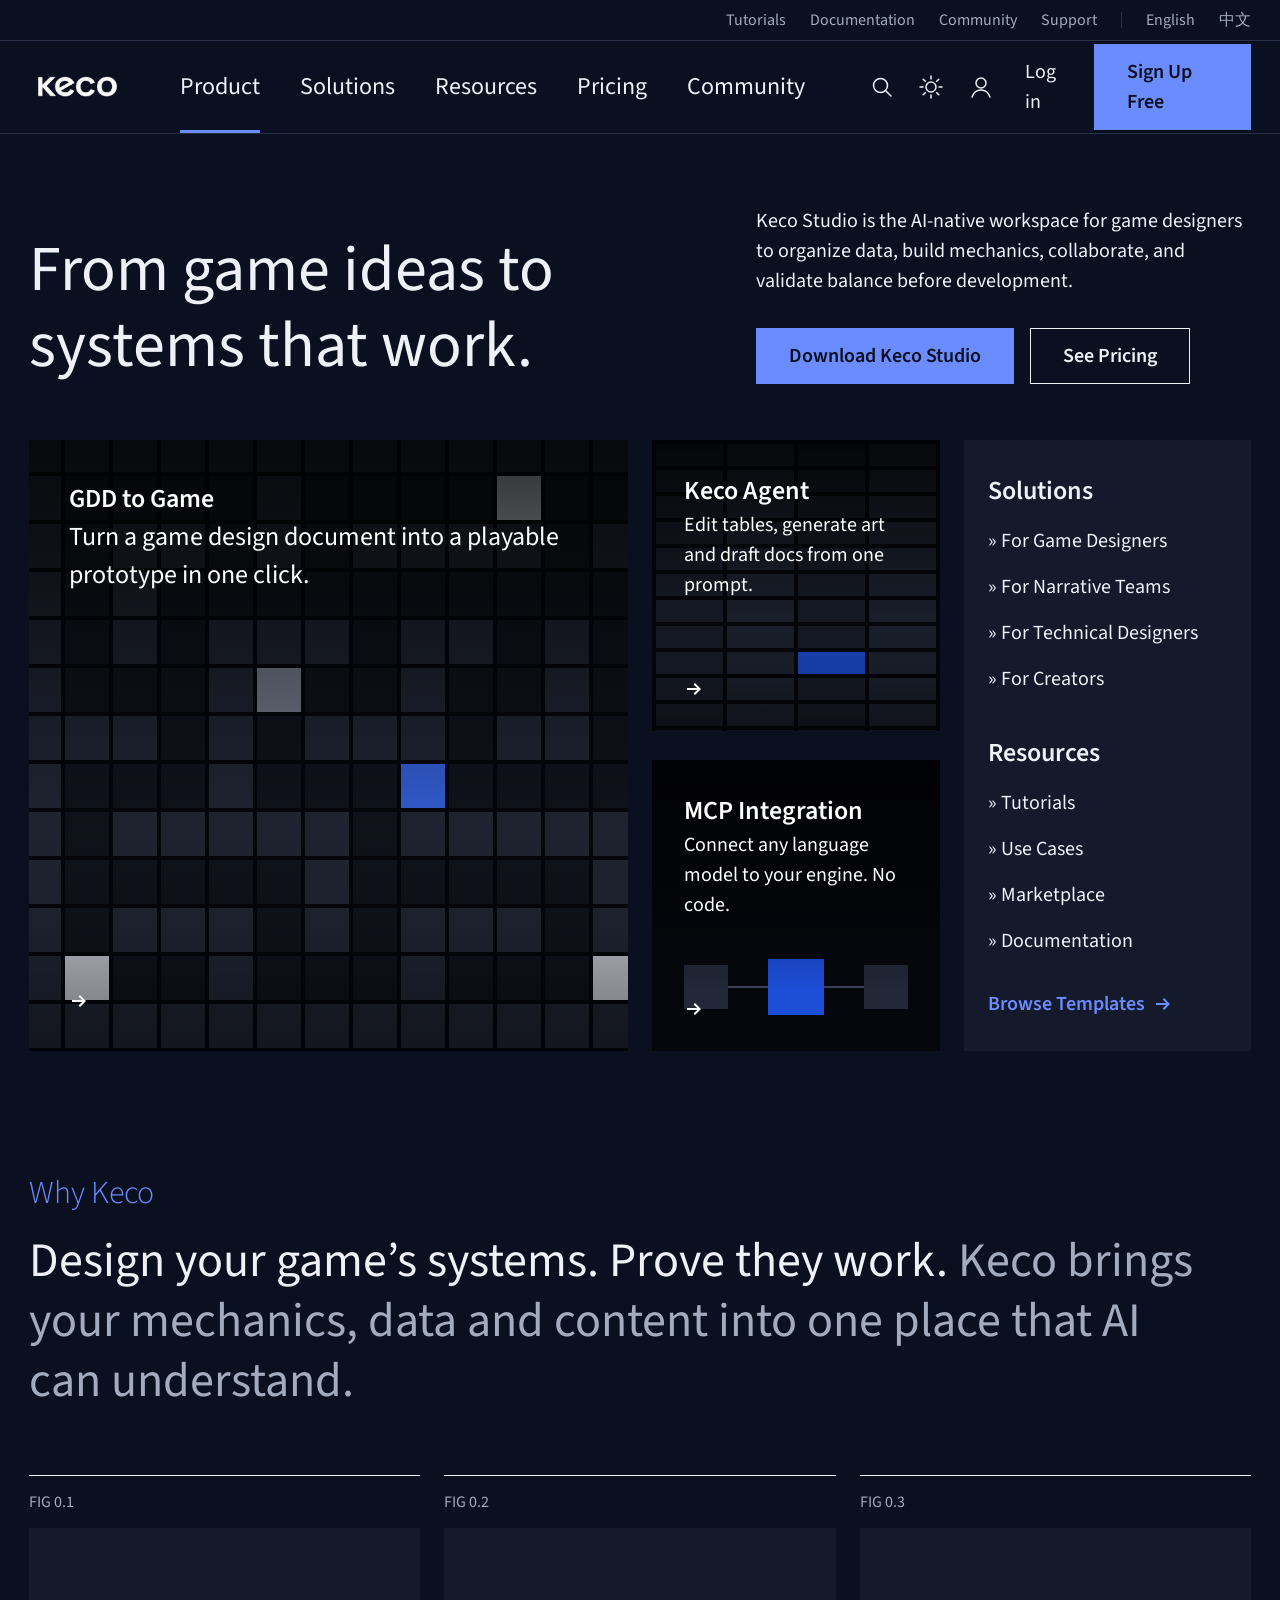
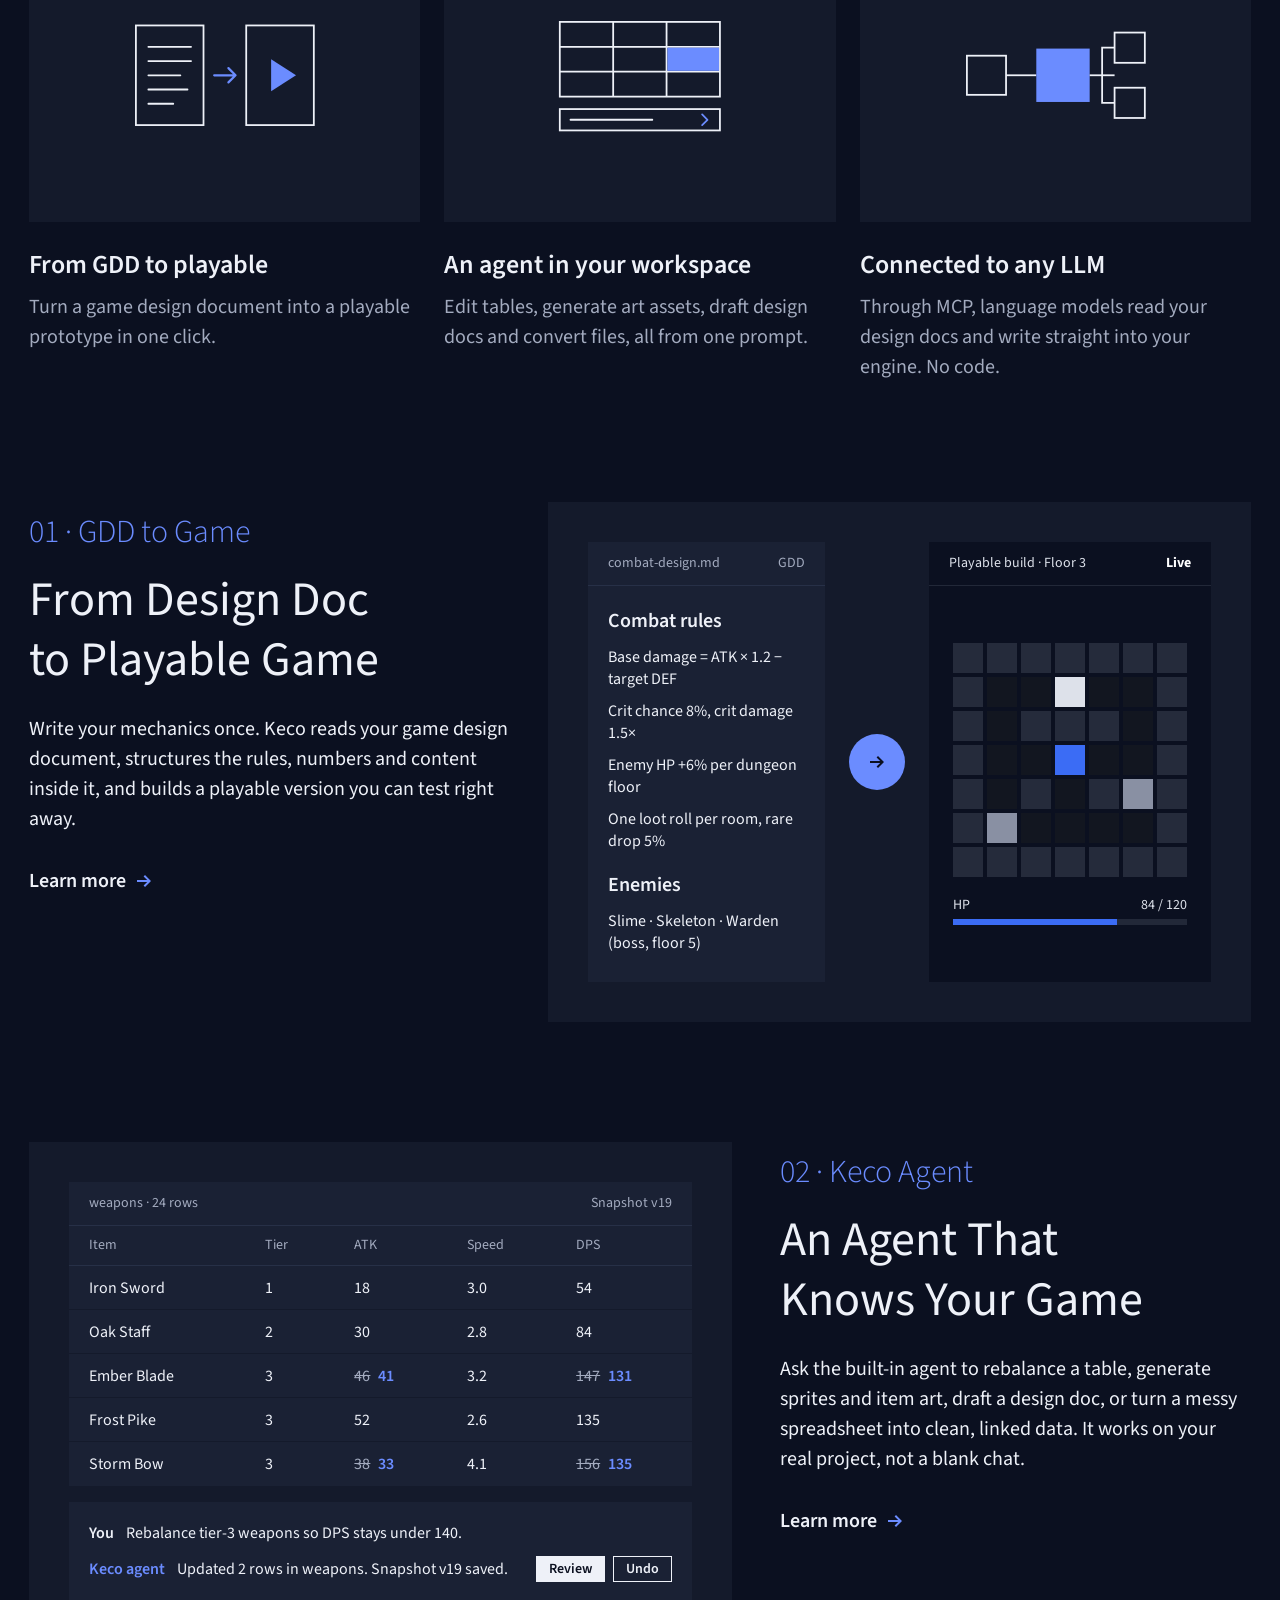
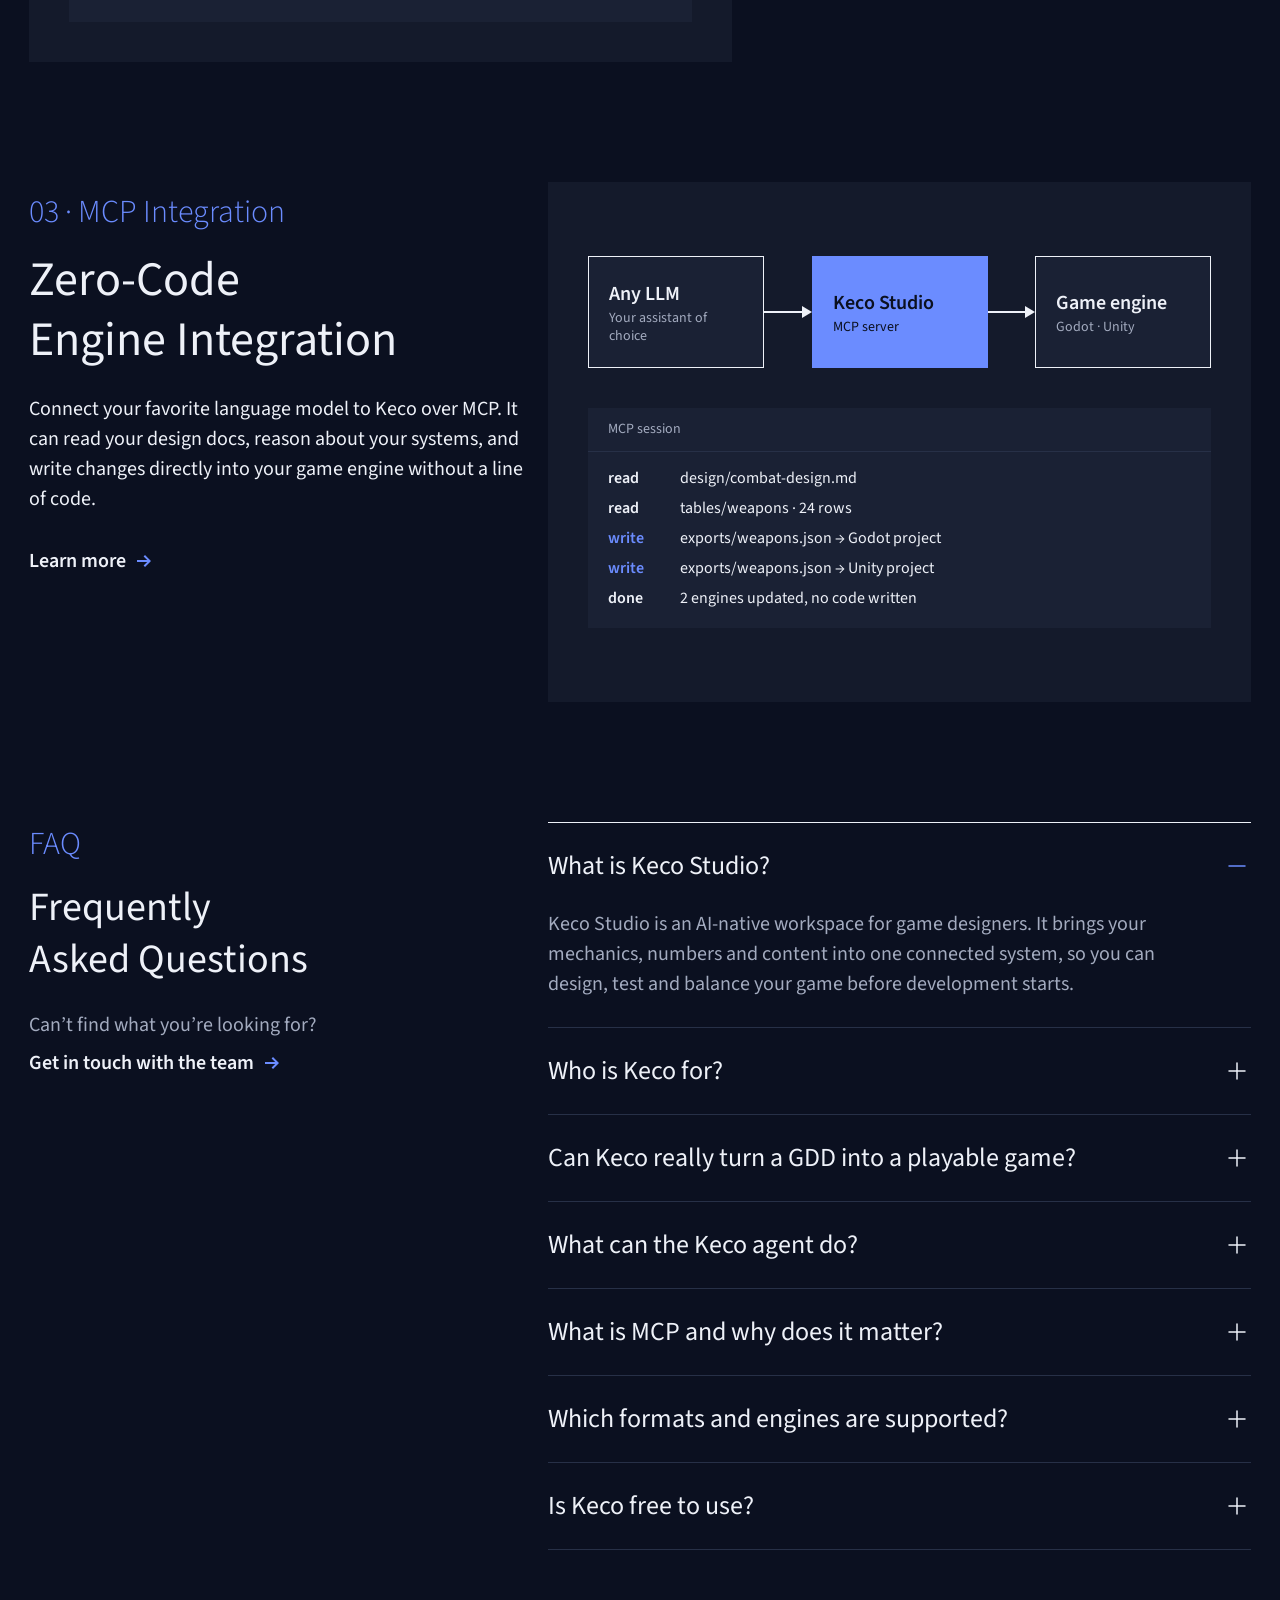
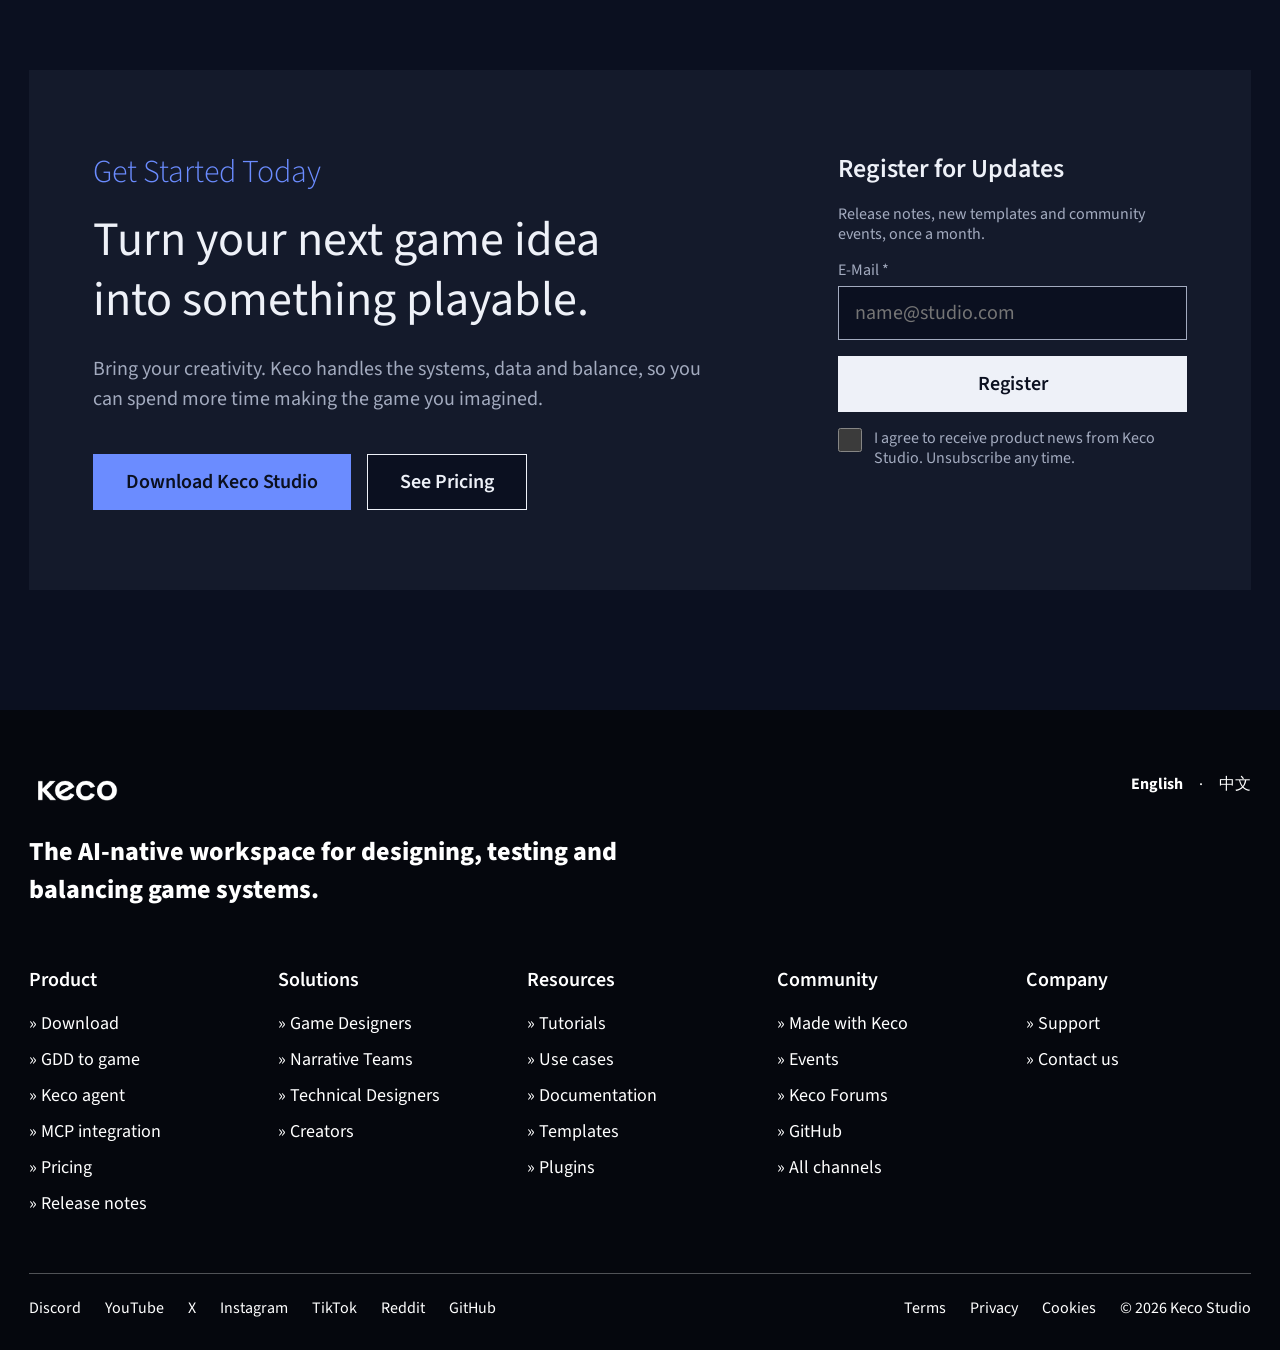
<file: index.html>
<!doctype html><html><head><meta charset=utf8><meta name=viewport content="width=device-width,initial-scale=1,viewport-fit=cover"><style>:root{box-sizing:border-box;padding-top:env(safe-area-inset-top,0px);padding-bottom:env(safe-area-inset-bottom,0px)}html{scroll-padding-top:env(safe-area-inset-top,0px)}body{margin:0;padding:0;font:14px -apple-system,BlinkMacSystemFont,sans-serif;background:#faf9f5;color:#141413}img{max-width:100%}[hidden]:not([hidden=until-found i]){display:none!important}</style></head><body>
<title>Keco Studio</title>
<meta name="description" content="Keco Studio is the AI-native workspace for game designers to organize data, build mechanics, collaborate, and validate balance before development.">
<link rel="preconnect" href="https://fonts.googleapis.com">
<link rel="preconnect" href="https://fonts.gstatic.com" crossorigin>
<link rel="stylesheet" href="https://fonts.googleapis.com/css2?family=Source+Sans+3:wght@300;400;600;800&display=swap">
<link rel="stylesheet" href="styles.css?v=theme-time-3">

<header class="site-header">
  <div class="topbar">
    <div class="wrap">
      <a href="#">Tutorials</a>
      <a href="#">Documentation</a>
      <a href="#">Community</a>
      <a href="#">Support</a>
      <span class="sep" aria-hidden="true"></span>
      <a href="#">English</a>
      <a href="#" lang="zh">中文</a>
    </div>
  </div>
  <div class="mainbar">
    <div class="wrap">
      <a class="logo" href="index.html" aria-label="Keco Studio home"><img src="assets/keco-logo.png" alt="Keco" width="95" height="35"></a>
      <nav class="nav" aria-label="Main">
        <a href="index.html" aria-current="page">Product</a>
        <a href="game-designers.html">Solutions</a>
        <a href="#">Resources</a>
        <a href="pricing.html">Pricing</a>
        <a href="#">Community</a>
      </nav>
      <div class="actions">
        <button type="button" class="icon-btn search-btn" aria-label="Search"><svg width="28" height="28" viewBox="0 0 28 28" fill="none" aria-hidden="true"><circle cx="12.5" cy="12.5" r="7" stroke-width="1.5"></circle><path d="M17.5 17.5L23 23" stroke-width="1.5" stroke-linecap="round"></path></svg></button>
        <button type="button" class="icon-btn theme-btn" aria-label="Use dark mode" title="Use dark mode" aria-pressed="false"><svg class="theme-icon-moon" width="28" height="28" viewBox="0 0 28 28" fill="none" aria-hidden="true"><path d="M22 18.5A9 9 0 0 1 9.5 6 9 9 0 1 0 22 18.5Z" stroke-width="1.5" stroke-linecap="round" stroke-linejoin="round"></path></svg><svg class="theme-icon-sun" width="28" height="28" viewBox="0 0 28 28" fill="none" aria-hidden="true"><circle cx="14" cy="14" r="5" stroke-width="1.5"></circle><path d="M14 3v3M14 22v3M3 14h3M22 14h3M6.2 6.2l2.1 2.1M19.7 19.7l2.1 2.1M21.8 6.2l-2.1 2.1M8.3 19.7l-2.1 2.1" stroke-width="1.5" stroke-linecap="round"></path></svg></button>
        <a href="#" class="icon-btn account-btn" aria-label="Your account"><svg width="28" height="28" viewBox="0 0 28 28" fill="none" aria-hidden="true"><circle cx="14" cy="10" r="5" stroke-width="1.5"></circle><path d="M5 24c1.5-4.5 5-7 9-7s7.5 2.5 9 7" stroke-width="1.5" stroke-linecap="round"></path></svg></a>
        <a href="#" class="login">Log in</a>
        <a href="#" class="btn btn-primary">Sign Up Free</a>
        <button type="button" class="icon-btn menu-btn" aria-label="Open menu" aria-expanded="false" aria-controls="mobile-panel"><svg width="28" height="28" viewBox="0 0 28 28" fill="none" aria-hidden="true"><path d="M5 9h18M5 14h18M5 19h18" stroke-width="1.5" stroke-linecap="round"></path></svg></button>
      </div>
    </div>
  </div>
  <div class="mobile-panel" id="mobile-panel" hidden>
    <div class="wrap">
      <a class="m-link" href="index.html" aria-current="page">Product</a>
      <a class="m-link" href="game-designers.html">Solutions</a>
      <a class="m-link" href="#">Resources</a>
      <a class="m-link" href="pricing.html">Pricing</a>
      <a class="m-link" href="#">Community</a>
      <div class="btn-row">
        <a href="#" class="btn btn-primary">Sign Up Free</a>
        <a href="#" class="btn btn-line">Log in</a>
      </div>
    </div>
  </div>
</header>

<main>
  <section class="hero">
    <div class="wrap grid">
      <h1 class="t-display">From game ideas to systems that work.</h1>
      <div class="hero-side">
        <p>Keco Studio is the AI-native workspace for game designers to organize data, build mechanics, collaborate, and validate balance before development.</p>
        <div class="btn-row">
          <a href="#" class="btn btn-primary">Download Keco Studio</a>
          <a href="pricing.html" class="btn btn-line">See Pricing</a>
        </div>
      </div>
    </div>
  </section>

  <section aria-label="Highlights">
    <div class="wrap grid mosaic">
      <a href="#gdd" class="tile tile-lg">
        <div class="ph pixmap" data-map="hero" style="left:-12px;top:-12px"></div>
        <div class="ov-top"></div>
        <div class="ov-bottom"></div>
        <div class="tile-text">
          <span class="t-xs bold">GDD to Game</span>
          <span class="t-xs">Turn a game design document into a playable prototype in one click.</span>
        </div>
        <svg class="tile-arrow" width="20" height="20" viewBox="0 0 20 20" aria-hidden="true"><path d="M3 9h10.2L9.6 5.4 11 4l6 6-6 6-1.4-1.4 3.6-3.6H3z"></path></svg>
      </a>
      <div class="stack">
        <a href="#agent" class="tile">
          <div class="ph agent-cells"></div>
          <div class="ov-top"></div>
          <div class="ov-bottom"></div>
          <div class="tile-text">
            <span class="t-xs bold">Keco Agent</span>
            <span>Edit tables, generate art and draft docs from one prompt.</span>
          </div>
          <svg class="tile-arrow" width="20" height="20" viewBox="0 0 20 20" aria-hidden="true"><path d="M3 9h10.2L9.6 5.4 11 4l6 6-6 6-1.4-1.4 3.6-3.6H3z"></path></svg>
        </a>
        <a href="#mcp" class="tile">
          <div class="ph nodes"><i class="n"></i><i class="w"></i><i class="n hot"></i><i class="w"></i><i class="n"></i></div>
          <div class="ov-top"></div>
          <div class="tile-text">
            <span class="t-xs bold">MCP Integration</span>
            <span>Connect any language model to your engine. No code.</span>
          </div>
          <svg class="tile-arrow" width="20" height="20" viewBox="0 0 20 20" aria-hidden="true"><path d="M3 9h10.2L9.6 5.4 11 4l6 6-6 6-1.4-1.4 3.6-3.6H3z"></path></svg>
        </a>
      </div>
      <div class="linkpanel">
        <h2 class="t-xs bold">Solutions</h2>
        <ul class="link-list">
          <li><a href="game-designers.html">» For Game Designers</a></li>
          <li><a href="#">» For Narrative Teams</a></li>
          <li><a href="#">» For Technical Designers</a></li>
          <li><a href="#">» For Creators</a></li>
        </ul>
        <h2 class="t-xs bold">Resources</h2>
        <ul class="link-list">
          <li><a href="#">» Tutorials</a></li>
          <li><a href="#">» Use Cases</a></li>
          <li><a href="#">» Marketplace</a></li>
          <li><a href="#">» Documentation</a></li>
        </ul>
        <a href="#" class="arrow-link accent">Browse Templates<svg width="20" height="20" viewBox="0 0 20 20" aria-hidden="true"><path d="M3 9h10.2L9.6 5.4 11 4l6 6-6 6-1.4-1.4 3.6-3.6H3z"></path></svg></a>
      </div>
    </div>
  </section>

  <section class="section">
    <div class="wrap">
      <h2 class="eyebrow">Why Keco</h2>
      <p class="statement t-lg">Design your game’s systems. Prove they work. <span class="muted">Keco brings your mechanics, data and content into one place that AI can understand.</span></p>
      <div class="pillars">
        <article class="pillar">
          <span class="fig t-label">FIG 0.1</span>
          <div class="art"><svg viewBox="0 0 220 140" fill="none" aria-hidden="true"><rect class="s" x="10" y="14" width="76" height="112" stroke-width="2"></rect><path class="s" d="M24 38h48M24 54h48M24 70h36M24 86h44M24 102h28" stroke-width="2" stroke-linecap="round"></path><path class="a" d="M98 70h24M114 62l8 8-8 8" stroke-width="2.5" stroke-linecap="round" stroke-linejoin="round"></path><rect class="s" x="134" y="14" width="76" height="112" stroke-width="2"></rect><path class="af" d="M162 52v36l28-18z"></path></svg></div>
          <h3 class="t-xs">From GDD to playable</h3>
          <p class="muted">Turn a game design document into a playable prototype in one click.</p>
        </article>
        <article class="pillar">
          <span class="fig t-label">FIG 0.2</span>
          <div class="art"><svg viewBox="0 0 220 140" fill="none" aria-hidden="true"><rect class="s" x="20" y="10" width="180" height="84" stroke-width="2"></rect><path class="s" d="M20 38h180M20 66h180M80 10v84M140 10v84" stroke-width="2"></path><rect class="af" x="141" y="39" width="58" height="26"></rect><rect class="s" x="20" y="108" width="180" height="24" stroke-width="2"></rect><path class="s" d="M32 120h92" stroke-width="2" stroke-linecap="round"></path><path class="a" d="M180 114l6 6-6 6" stroke-width="2" stroke-linecap="round" stroke-linejoin="round"></path></svg></div>
          <h3 class="t-xs">An agent in your workspace</h3>
          <p class="muted">Edit tables, generate art assets, draft design docs and convert files, all from one prompt.</p>
        </article>
        <article class="pillar">
          <span class="fig t-label">FIG 0.3</span>
          <div class="art"><svg viewBox="0 0 220 140" fill="none" aria-hidden="true"><rect class="s" x="10" y="48" width="44" height="44" stroke-width="2"></rect><path class="s" d="M54 70h34" stroke-width="2"></path><rect class="af" x="88" y="40" width="60" height="60"></rect><path class="s" d="M148 70h28" stroke-width="2"></path><rect class="s" x="176" y="22" width="34" height="34" stroke-width="2"></rect><rect class="s" x="176" y="84" width="34" height="34" stroke-width="2"></rect><path class="s" d="M162 70V39h14M162 70v31h14" stroke-width="2"></path></svg></div>
          <h3 class="t-xs">Connected to any LLM</h3>
          <p class="muted">Through MCP, language models read your design docs and write straight into your engine. No code.</p>
        </article>
      </div>
    </div>
  </section>

  <section class="section">
    <div class="wrap features">

      <div id="gdd" class="grid feature">
        <div class="feature-text">
          <span class="eyebrow">01 · GDD to Game</span>
          <h2 class="t-lg">From Design Doc to Playable Game</h2>
          <p>Write your mechanics once. Keco reads your game design document, structures the rules, numbers and content inside it, and builds a playable version you can test right away.</p>
          <a href="game-designers.html" class="arrow-link">Learn more<svg width="20" height="20" viewBox="0 0 20 20" aria-hidden="true"><path d="M3 9h10.2L9.6 5.4 11 4l6 6-6 6-1.4-1.4 3.6-3.6H3z"></path></svg></a>
        </div>
        <div class="feature-mock mock mock-gdd" aria-label="Example: a design document becomes a playable build" role="img">
          <div class="card">
            <div class="card-head"><span>combat-design.md</span><span>GDD</span></div>
            <div class="doc-body">
              <span class="h">Combat rules</span>
              <span>Base damage = ATK × 1.2 − target DEF</span>
              <span>Crit chance 8%, crit damage 1.5×</span>
              <span>Enemy HP +6% per dungeon floor</span>
              <span>One loot roll per room, rare drop 5%</span>
              <span class="h gap">Enemies</span>
              <span>Slime · Skeleton · Warden (boss, floor 5)</span>
            </div>
          </div>
          <div class="go"><svg width="20" height="20" viewBox="0 0 20 20" aria-hidden="true"><path d="M3 9h10.2L9.6 5.4 11 4l6 6-6 6-1.4-1.4 3.6-3.6H3z"></path></svg></div>
          <div class="build">
            <div class="card-head"><span>Playable build · Floor 3</span><b>Live</b></div>
            <div class="build-body">
              <div class="pixmap" data-map="build" style="--cell:30px"></div>
              <div class="hp"><div><span>HP</span><span class="num">84 / 120</span></div><div class="bar"><i></i></div></div>
            </div>
          </div>
        </div>
      </div>

      <div id="agent" class="grid feature flip">
        <div class="feature-mock mock mock-agent" aria-label="Example: the agent rebalances a weapons table" role="img">
          <div class="card">
            <div class="card-head"><span>weapons · 24 rows</span><span>Snapshot v19</span></div>
            <div class="table-scroll">
              <table class="data">
                <thead><tr><th>Item</th><th>Tier</th><th>ATK</th><th>Speed</th><th>DPS</th></tr></thead>
                <tbody>
                  <tr><td>Iron Sword</td><td>1</td><td>18</td><td>3.0</td><td>54</td></tr>
                  <tr><td>Oak Staff</td><td>2</td><td>30</td><td>2.8</td><td>84</td></tr>
                  <tr><td>Ember Blade</td><td>3</td><td><span class="was">46</span><span class="now">41</span></td><td>3.2</td><td><span class="was">147</span><span class="now">131</span></td></tr>
                  <tr><td>Frost Pike</td><td>3</td><td>52</td><td>2.6</td><td>135</td></tr>
                  <tr><td>Storm Bow</td><td>3</td><td><span class="was">38</span><span class="now">33</span></td><td>4.1</td><td><span class="was">156</span><span class="now">135</span></td></tr>
                </tbody>
              </table>
            </div>
          </div>
          <div class="card chat">
            <div class="chat-row"><span class="who">You</span><span>Rebalance tier-3 weapons so DPS stays under 140.</span></div>
            <div class="chat-row"><span class="who agent">Keco agent</span><span>Updated 2 rows in weapons. Snapshot v19 saved.</span><span class="chip-btns"><span class="chip solid">Review</span><span class="chip">Undo</span></span></div>
          </div>
        </div>
        <div class="feature-text">
          <span class="eyebrow">02 · Keco Agent</span>
          <h2 class="t-lg">An Agent That Knows Your Game</h2>
          <p>Ask the built-in agent to rebalance a table, generate sprites and item art, draft a design doc, or turn a messy spreadsheet into clean, linked data. It works on your real project, not a blank chat.</p>
          <a href="#" class="arrow-link">Learn more<svg width="20" height="20" viewBox="0 0 20 20" aria-hidden="true"><path d="M3 9h10.2L9.6 5.4 11 4l6 6-6 6-1.4-1.4 3.6-3.6H3z"></path></svg></a>
        </div>
      </div>

      <div id="mcp" class="grid feature">
        <div class="feature-text">
          <span class="eyebrow">03 · MCP Integration</span>
          <h2 class="t-lg">Zero-Code Engine Integration</h2>
          <p>Connect your favorite language model to Keco over MCP. It can read your design docs, reason about your systems, and write changes directly into your game engine without a line of code.</p>
          <a href="#" class="arrow-link">Learn more<svg width="20" height="20" viewBox="0 0 20 20" aria-hidden="true"><path d="M3 9h10.2L9.6 5.4 11 4l6 6-6 6-1.4-1.4 3.6-3.6H3z"></path></svg></a>
        </div>
        <div class="feature-mock mock mock-mcp" aria-label="Example: a language model writes to game engines through Keco" role="img">
          <div class="flow">
            <div class="node"><span class="bold">Any LLM</span><span class="muted">Your assistant of choice</span></div>
            <div class="link"><i></i><svg width="10" height="12" viewBox="0 0 10 12" aria-hidden="true"><path d="M0 0l10 6-10 6z"></path></svg></div>
            <div class="node hot"><span class="bold">Keco Studio</span><span class="muted">MCP server</span></div>
            <div class="link"><i></i><svg width="10" height="12" viewBox="0 0 10 12" aria-hidden="true"><path d="M0 0l10 6-10 6z"></path></svg></div>
            <div class="node"><span class="bold">Game engine</span><span class="muted">Godot · Unity</span></div>
          </div>
          <div class="card">
            <div class="card-head"><span>MCP session</span></div>
            <div class="log">
              <div><b>read</b><span>design/combat-design.md</span></div>
              <div><b>read</b><span>tables/weapons · 24 rows</span></div>
              <div><b class="w">write</b><span>exports/weapons.json → Godot project</span></div>
              <div><b class="w">write</b><span>exports/weapons.json → Unity project</span></div>
              <div><b>done</b><span>2 engines updated, no code written</span></div>
            </div>
          </div>
        </div>
      </div>
    </div>
  </section>

  <section id="faq" class="section faq">
    <div class="wrap grid">
      <div class="faq-intro">
        <span class="eyebrow">FAQ</span>
        <h2 class="t-md">Frequently Asked Questions</h2>
        <p class="muted">Can’t find what you’re looking for?</p>
        <a href="#" class="arrow-link">Get in touch with the team<svg width="20" height="20" viewBox="0 0 20 20" aria-hidden="true"><path d="M3 9h10.2L9.6 5.4 11 4l6 6-6 6-1.4-1.4 3.6-3.6H3z"></path></svg></a>
      </div>
      <div class="faq-list">
        <details open><summary class="t-xs">What is Keco Studio?<svg width="28" height="28" viewBox="0 0 28 28" fill="none" aria-hidden="true"><path class="h" d="M6 14h16" stroke-width="1.5" stroke-linecap="round"></path><path class="v" d="M14 6v16" stroke-width="1.5" stroke-linecap="round"></path></svg></summary><p>Keco Studio is an AI-native workspace for game designers. It brings your mechanics, numbers and content into one connected system, so you can design, test and balance your game before development starts.</p></details>
        <details><summary class="t-xs">Who is Keco for?<svg width="28" height="28" viewBox="0 0 28 28" fill="none" aria-hidden="true"><path class="h" d="M6 14h16" stroke-width="1.5" stroke-linecap="round"></path><path class="v" d="M14 6v16" stroke-width="1.5" stroke-linecap="round"></path></svg></summary><p>Game designers, narrative teams and technical designers, from solo creators to full studios. You don’t need to write code to use it.</p></details>
        <details><summary class="t-xs">Can Keco really turn a GDD into a playable game?<svg width="28" height="28" viewBox="0 0 28 28" fill="none" aria-hidden="true"><path class="h" d="M6 14h16" stroke-width="1.5" stroke-linecap="round"></path><path class="v" d="M14 6v16" stroke-width="1.5" stroke-linecap="round"></path></svg></summary><p>Yes. Import or write your game design document and Keco structures the rules, numbers and content inside it, then generates a playable prototype you can test and iterate on.</p></details>
        <details><summary class="t-xs">What can the Keco agent do?<svg width="28" height="28" viewBox="0 0 28 28" fill="none" aria-hidden="true"><path class="h" d="M6 14h16" stroke-width="1.5" stroke-linecap="round"></path><path class="v" d="M14 6v16" stroke-width="1.5" stroke-linecap="round"></path></svg></summary><p>It works directly on your project: editing and rebalancing tables, generating art assets, drafting design docs, and converting spreadsheets or scripts into clean, linked data.</p></details>
        <details><summary class="t-xs">What is MCP and why does it matter?<svg width="28" height="28" viewBox="0 0 28 28" fill="none" aria-hidden="true"><path class="h" d="M6 14h16" stroke-width="1.5" stroke-linecap="round"></path><path class="v" d="M14 6v16" stroke-width="1.5" stroke-linecap="round"></path></svg></summary><p>MCP (Model Context Protocol) lets language models connect to Keco. They can read your design docs and write changes straight into your game engine without any code.</p></details>
        <details><summary class="t-xs">Which formats and engines are supported?<svg width="28" height="28" viewBox="0 0 28 28" fill="none" aria-hidden="true"><path class="h" d="M6 14h16" stroke-width="1.5" stroke-linecap="round"></path><path class="v" d="M14 6v16" stroke-width="1.5" stroke-linecap="round"></path></svg></summary><p>Keco imports CSV and XLSX, and exports JSON, CSV and custom schemas. Exporters for Godot and Unity are available, with more engines on the way.</p></details>
        <details><summary class="t-xs">Is Keco free to use?<svg width="28" height="28" viewBox="0 0 28 28" fill="none" aria-hidden="true"><path class="h" d="M6 14h16" stroke-width="1.5" stroke-linecap="round"></path><path class="v" d="M14 6v16" stroke-width="1.5" stroke-linecap="round"></path></svg></summary><p>The Starter plan is free and includes the core tools. Pro and Studio add AI agent credits, collaboration and priority support. See <a href="pricing.html" style="text-decoration:underline">Pricing</a> for details.</p></details>
      </div>
    </div>
  </section>

  <section class="section">
    <div class="wrap">
      <div class="grid closing">
        <div class="closing-main">
          <span class="eyebrow">Get Started Today</span>
          <h2 class="t-lg">Turn your next game idea into something playable.</h2>
          <p class="muted">Bring your creativity. Keco handles the systems, data and balance, so you can spend more time making the game you imagined.</p>
          <div class="btn-row">
            <a href="#" class="btn btn-primary">Download Keco Studio</a>
            <a href="pricing.html" class="btn btn-line">See Pricing</a>
          </div>
        </div>
        <form class="updates" data-updates novalidate>
          <h2 class="t-xs bold">Register for Updates</h2>
          <p class="t-label muted">Release notes, new templates and community events, once a month.</p>
          <label class="field" for="updates-email">E-Mail *
            <input id="updates-email" type="email" required placeholder="name@studio.com" autocomplete="email">
          </label>
          <button type="submit" class="btn btn-dark">Register</button>
          <label class="check" for="updates-consent"><input id="updates-consent" type="checkbox"><span>I agree to receive product news from Keco Studio. Unsubscribe any time.</span></label>
          <p class="form-status" role="status" hidden></p>
        </form>
      </div>
    </div>
  </section>
</main>

<footer class="site-footer">
  <div class="wrap">
    <div class="ft-top">
      <div>
        <a href="index.html" aria-label="Keco Studio home"><img src="assets/keco-logo.png" alt="Keco" width="95" height="35"></a>
        <p class="ft-tag">The AI-native workspace for designing, testing and balancing game systems.</p>
      </div>
      <div class="ft-lang"><a href="#"><b>English</b></a><span aria-hidden="true">·</span><a href="#" lang="zh">中文</a></div>
    </div>
    <div class="ft-cols">
      <div><h3>Product</h3><ul><li><a href="#">» Download</a></li><li><a href="index.html#gdd">» GDD to game</a></li><li><a href="index.html#agent">» Keco agent</a></li><li><a href="index.html#mcp">» MCP integration</a></li><li><a href="pricing.html">» Pricing</a></li><li><a href="#">» Release notes</a></li></ul></div>
      <div><h3>Solutions</h3><ul><li><a href="game-designers.html">» Game Designers</a></li><li><a href="#">» Narrative Teams</a></li><li><a href="#">» Technical Designers</a></li><li><a href="#">» Creators</a></li></ul></div>
      <div><h3>Resources</h3><ul><li><a href="#">» Tutorials</a></li><li><a href="#">» Use cases</a></li><li><a href="#">» Documentation</a></li><li><a href="#">» Templates</a></li><li><a href="#">» Plugins</a></li></ul></div>
      <div><h3>Community</h3><ul><li><a href="#">» Made with Keco</a></li><li><a href="#">» Events</a></li><li><a href="#">» Keco Forums</a></li><li><a href="https://github.com/keco-studio">» GitHub</a></li><li><a href="#">» All channels</a></li></ul></div>
      <div><h3>Company</h3><ul><li><a href="#">» Support</a></li><li><a href="#">» Contact us</a></li></ul></div>
    </div>
    <div class="ft-bottom">
      <div><a href="https://discord.com/invite/KecoStudio">Discord</a><a href="https://www.youtube.com/@KecoStudio">YouTube</a><a href="https://x.com/KecoStudio">X</a><a href="https://www.instagram.com/kecostudio">Instagram</a><a href="https://www.tiktok.com/@kecostudio">TikTok</a><a href="https://www.reddit.com/r/KecoStudio">Reddit</a><a href="https://github.com/keco-studio">GitHub</a></div>
      <div><a href="#">Terms</a><a href="#">Privacy</a><a href="#">Cookies</a><span>© 2026 Keco Studio</span></div>
    </div>
  </div>
</footer>

<script src="site.js?v=theme-time-3"></script>

</body></html>
</file>
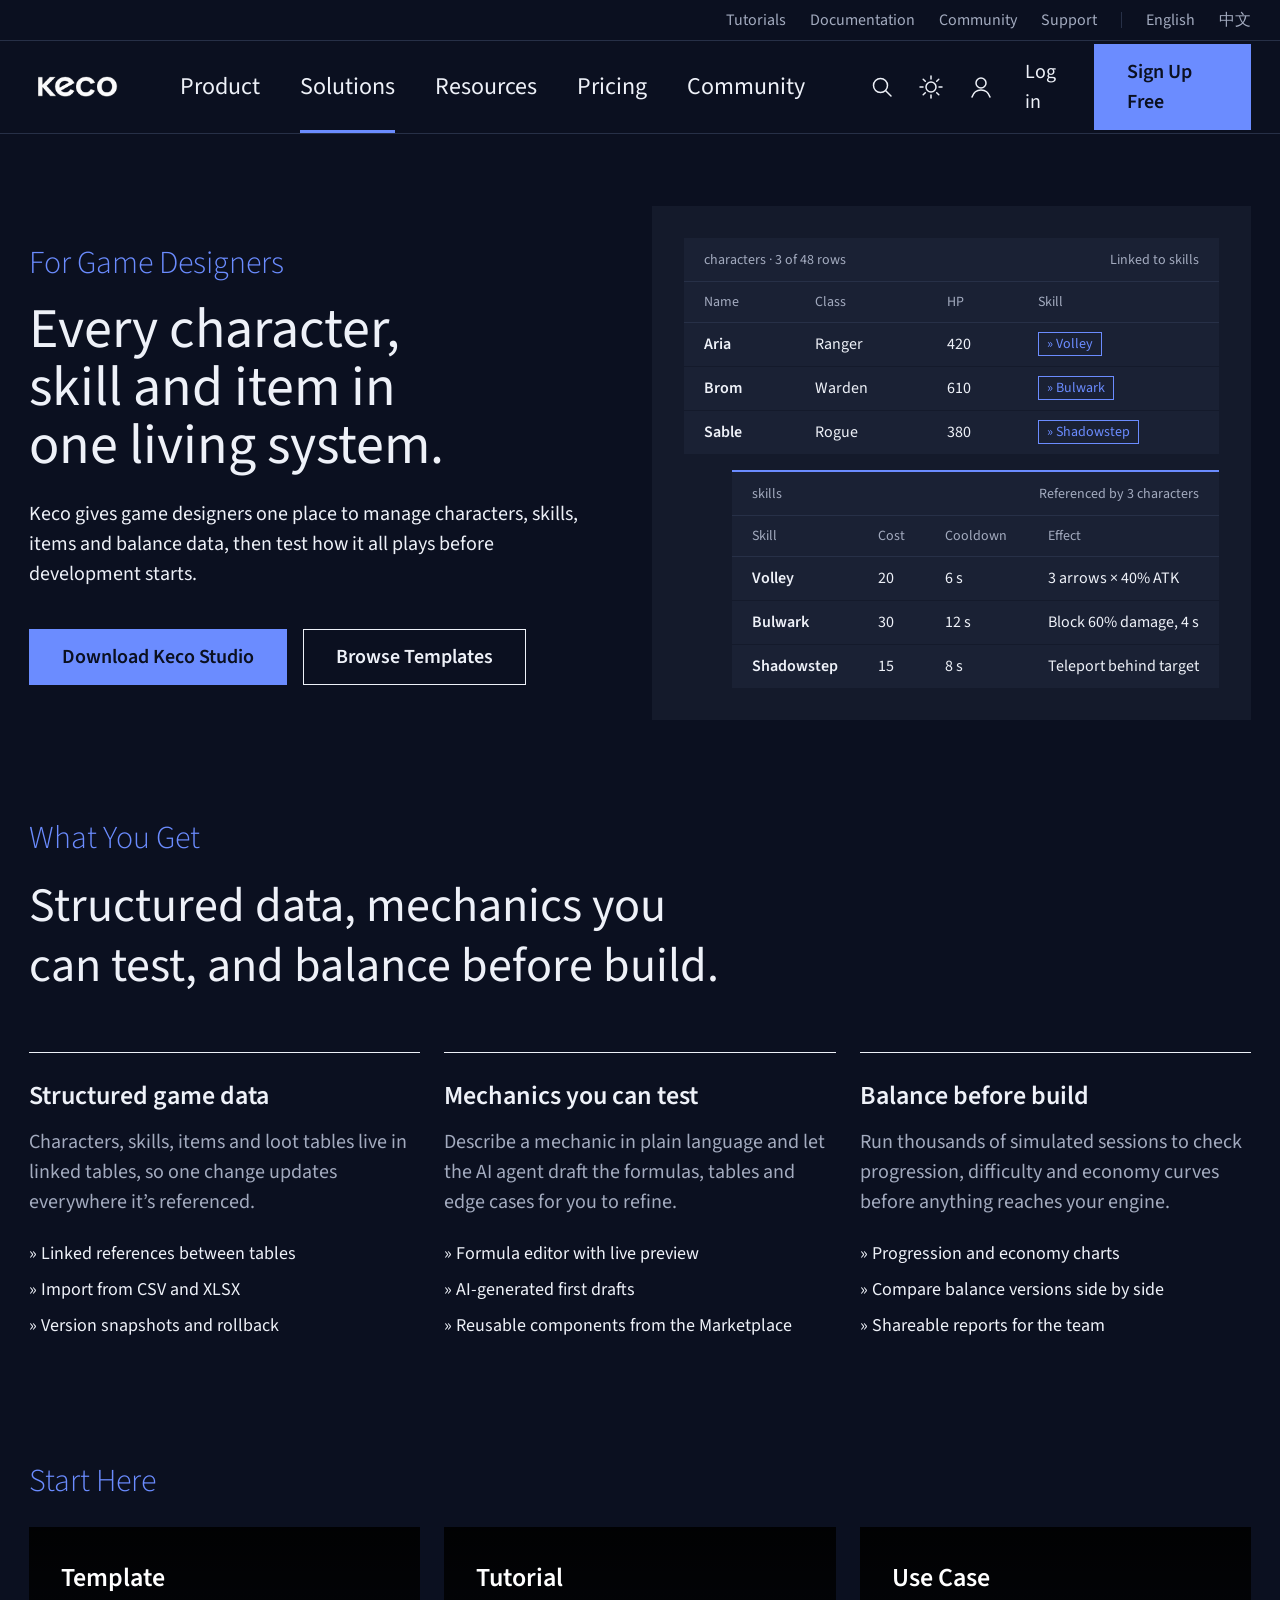
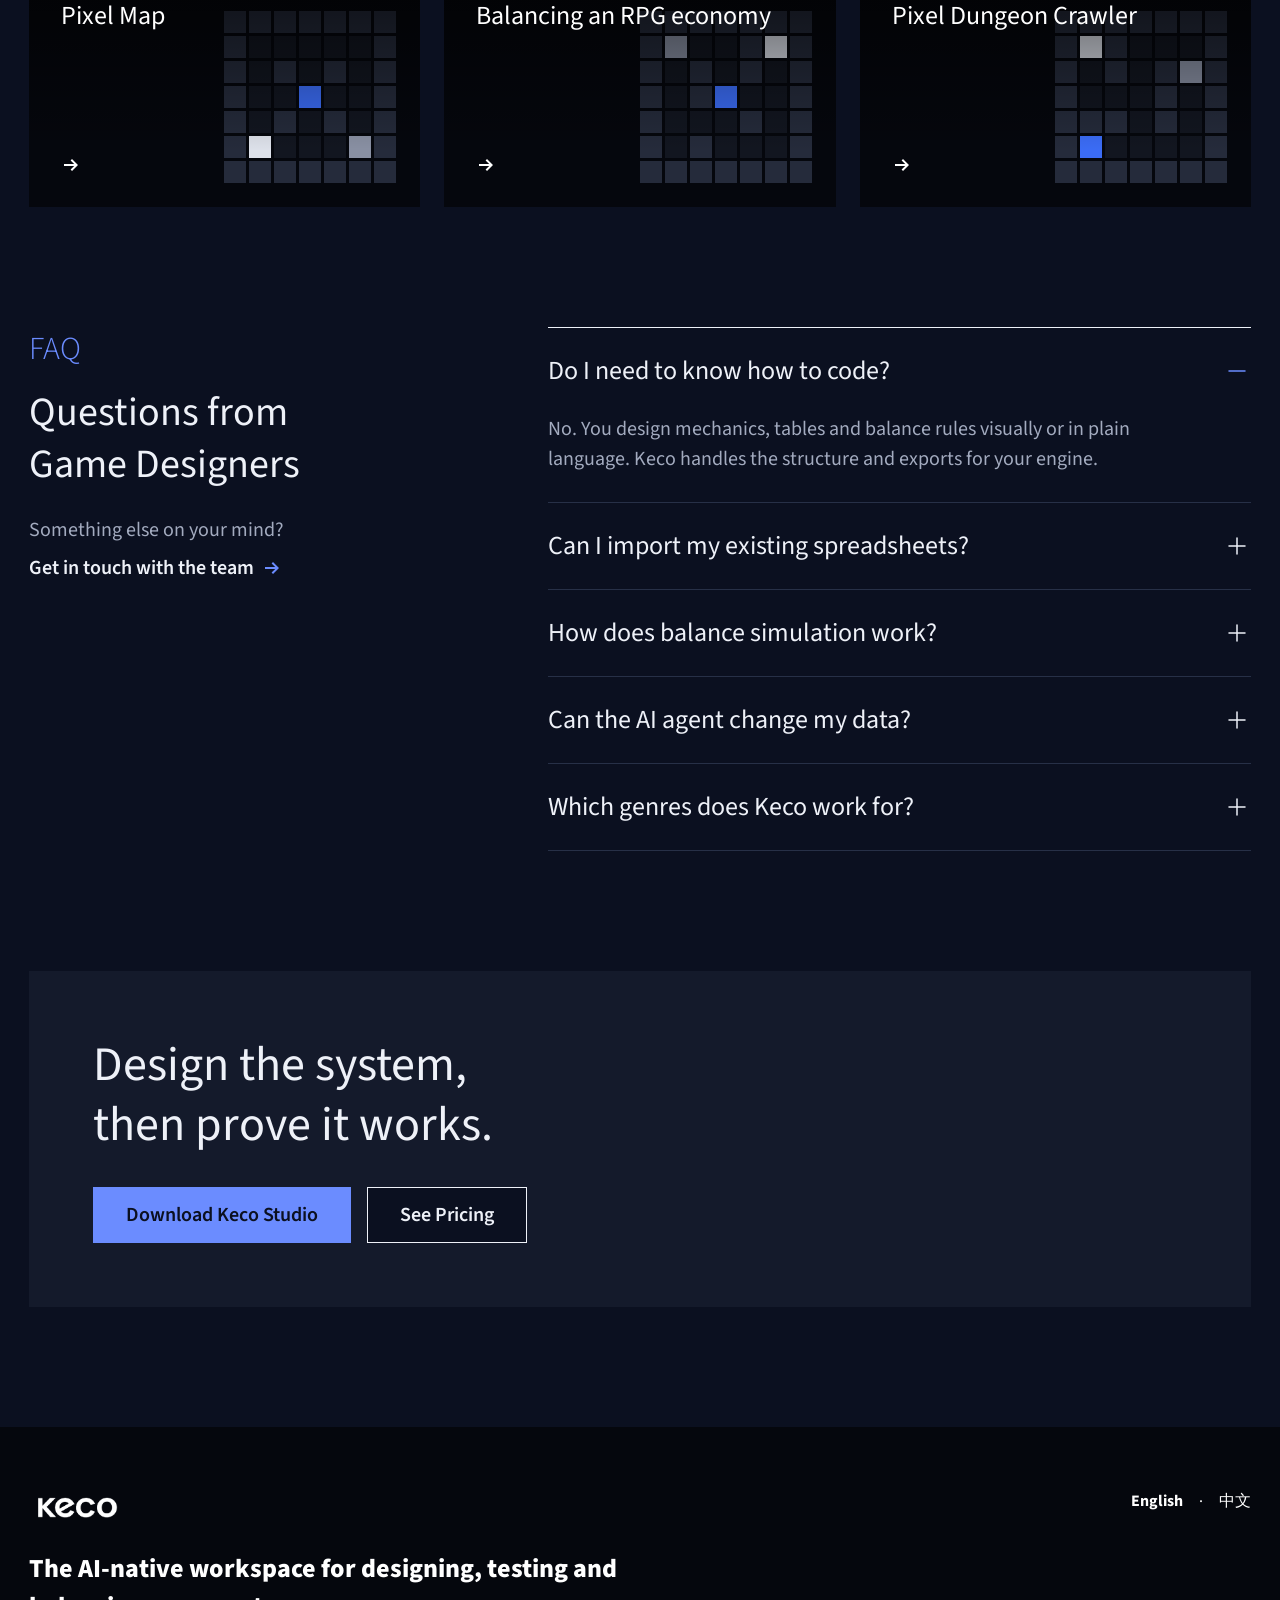
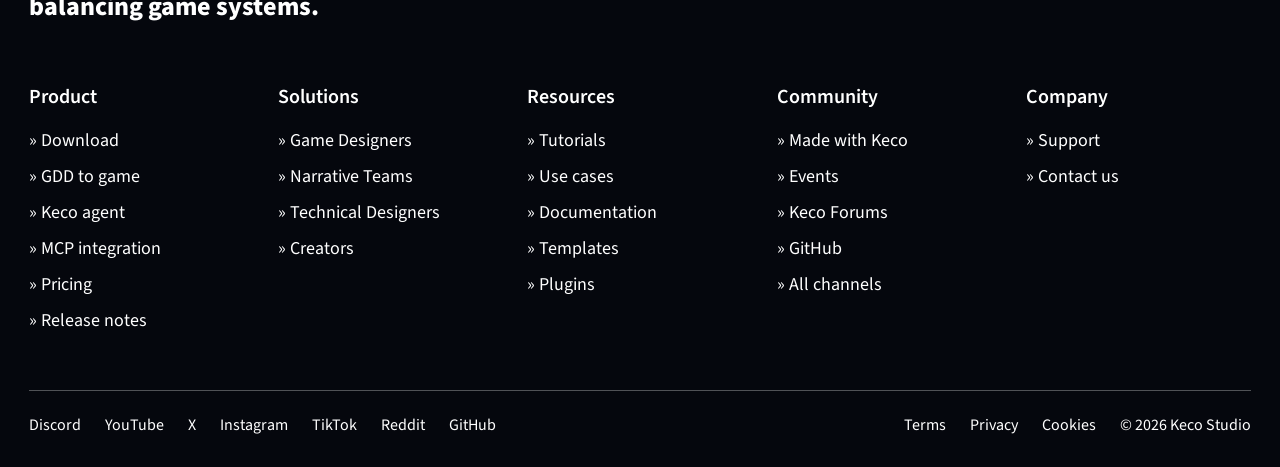
<file: game-designers.html>
<!doctype html>
<html lang="en">
<head>
<meta charset="utf-8">
<meta name="viewport" content="width=device-width, initial-scale=1, viewport-fit=cover">
<title>Keco Studio · For Game Designers</title>
<meta name="description" content="Manage characters, skills, items and balance data in one place, and test how it plays before development.">
<link rel="preconnect" href="https://fonts.googleapis.com">
<link rel="preconnect" href="https://fonts.gstatic.com" crossorigin>
<link rel="stylesheet" href="https://fonts.googleapis.com/css2?family=Source+Sans+3:wght@300;400;600;800&display=swap">
<link rel="stylesheet" href="styles.css?v=theme-time-3">
</head>
<body>
<header class="site-header">
  <div class="topbar">
    <div class="wrap">
      <a href="#">Tutorials</a>
      <a href="#">Documentation</a>
      <a href="#">Community</a>
      <a href="#">Support</a>
      <span class="sep" aria-hidden="true"></span>
      <a href="#">English</a>
      <a href="#" lang="zh">中文</a>
    </div>
  </div>
  <div class="mainbar">
    <div class="wrap">
      <a class="logo" href="index.html" aria-label="Keco Studio home"><img src="assets/keco-logo.png" alt="Keco" width="95" height="35"></a>
      <nav class="nav" aria-label="Main">
        <a href="index.html">Product</a>
        <a href="game-designers.html" aria-current="page">Solutions</a>
        <a href="#">Resources</a>
        <a href="pricing.html">Pricing</a>
        <a href="#">Community</a>
      </nav>
      <div class="actions">
        <button type="button" class="icon-btn search-btn" aria-label="Search"><svg width="28" height="28" viewBox="0 0 28 28" fill="none" aria-hidden="true"><circle cx="12.5" cy="12.5" r="7" stroke-width="1.5"></circle><path d="M17.5 17.5L23 23" stroke-width="1.5" stroke-linecap="round"></path></svg></button>
        <button type="button" class="icon-btn theme-btn" aria-label="Use dark mode" title="Use dark mode" aria-pressed="false"><svg class="theme-icon-moon" width="28" height="28" viewBox="0 0 28 28" fill="none" aria-hidden="true"><path d="M22 18.5A9 9 0 0 1 9.5 6 9 9 0 1 0 22 18.5Z" stroke-width="1.5" stroke-linecap="round" stroke-linejoin="round"></path></svg><svg class="theme-icon-sun" width="28" height="28" viewBox="0 0 28 28" fill="none" aria-hidden="true"><circle cx="14" cy="14" r="5" stroke-width="1.5"></circle><path d="M14 3v3M14 22v3M3 14h3M22 14h3M6.2 6.2l2.1 2.1M19.7 19.7l2.1 2.1M21.8 6.2l-2.1 2.1M8.3 19.7l-2.1 2.1" stroke-width="1.5" stroke-linecap="round"></path></svg></button>
        <a href="#" class="icon-btn account-btn" aria-label="Your account"><svg width="28" height="28" viewBox="0 0 28 28" fill="none" aria-hidden="true"><circle cx="14" cy="10" r="5" stroke-width="1.5"></circle><path d="M5 24c1.5-4.5 5-7 9-7s7.5 2.5 9 7" stroke-width="1.5" stroke-linecap="round"></path></svg></a>
        <a href="#" class="login">Log in</a>
        <a href="#" class="btn btn-primary">Sign Up Free</a>
        <button type="button" class="icon-btn menu-btn" aria-label="Open menu" aria-expanded="false" aria-controls="mobile-panel"><svg width="28" height="28" viewBox="0 0 28 28" fill="none" aria-hidden="true"><path d="M5 9h18M5 14h18M5 19h18" stroke-width="1.5" stroke-linecap="round"></path></svg></button>
      </div>
    </div>
  </div>
  <div class="mobile-panel" id="mobile-panel" hidden>
    <div class="wrap">
      <a class="m-link" href="index.html">Product</a>
      <a class="m-link" href="game-designers.html" aria-current="page">Solutions</a>
      <a class="m-link" href="#">Resources</a>
      <a class="m-link" href="pricing.html">Pricing</a>
      <a class="m-link" href="#">Community</a>
      <div class="btn-row">
        <a href="#" class="btn btn-primary">Sign Up Free</a>
        <a href="#" class="btn btn-line">Log in</a>
      </div>
    </div>
  </div>
</header>

<main>
  <section class="gd-hero">
    <div class="wrap grid">
      <div class="gd-hero-text">
        <span class="eyebrow">For Game Designers</span>
        <h1 class="t-xl">Every character, skill and item in one living system.</h1>
        <p>Keco gives game designers one place to manage characters, skills, items and balance data, then test how it all plays before development starts.</p>
        <div class="btn-row">
          <a href="#" class="btn btn-primary">Download Keco Studio</a>
          <a href="#" class="btn btn-line">Browse Templates</a>
        </div>
      </div>
      <div class="mock gd-mock" role="img" aria-label="Example: a characters table linked to a skills table">
        <div class="card">
          <div class="card-head"><span>characters · 3 of 48 rows</span><span>Linked to skills</span></div>
          <div class="table-scroll">
            <table class="data">
              <thead><tr><th>Name</th><th>Class</th><th>HP</th><th>Skill</th></tr></thead>
              <tbody>
                <tr><td class="bold">Aria</td><td>Ranger</td><td>420</td><td><span class="skill-chip">» Volley</span></td></tr>
                <tr><td class="bold">Brom</td><td>Warden</td><td>610</td><td><span class="skill-chip">» Bulwark</span></td></tr>
                <tr><td class="bold">Sable</td><td>Rogue</td><td>380</td><td><span class="skill-chip">» Shadowstep</span></td></tr>
              </tbody>
            </table>
          </div>
        </div>
        <div class="card linked">
          <div class="card-head"><span>skills</span><span>Referenced by 3 characters</span></div>
          <div class="table-scroll">
            <table class="data">
              <thead><tr><th>Skill</th><th>Cost</th><th>Cooldown</th><th>Effect</th></tr></thead>
              <tbody>
                <tr><td class="bold">Volley</td><td>20</td><td>6 s</td><td>3 arrows × 40% ATK</td></tr>
                <tr><td class="bold">Bulwark</td><td>30</td><td>12 s</td><td>Block 60% damage, 4 s</td></tr>
                <tr><td class="bold">Shadowstep</td><td>15</td><td>8 s</td><td>Teleport behind target</td></tr>
              </tbody>
            </table>
          </div>
        </div>
      </div>
    </div>
  </section>

  <section>
    <div class="wrap">
      <span class="eyebrow">What You Get</span>
      <h2 class="t-lg statement">Structured data, mechanics you can test, and balance before build.</h2>
      <div class="benefits">
        <article class="benefit">
          <h3 class="t-xs">Structured game data</h3>
          <p>Characters, skills, items and loot tables live in linked tables, so one change updates everywhere it’s referenced.</p>
          <ul><li>» Linked references between tables</li><li>» Import from CSV and XLSX</li><li>» Version snapshots and rollback</li></ul>
        </article>
        <article class="benefit">
          <h3 class="t-xs">Mechanics you can test</h3>
          <p>Describe a mechanic in plain language and let the AI agent draft the formulas, tables and edge cases for you to refine.</p>
          <ul><li>» Formula editor with live preview</li><li>» AI-generated first drafts</li><li>» Reusable components from the Marketplace</li></ul>
        </article>
        <article class="benefit">
          <h3 class="t-xs">Balance before build</h3>
          <p>Run thousands of simulated sessions to check progression, difficulty and economy curves before anything reaches your engine.</p>
          <ul><li>» Progression and economy charts</li><li>» Compare balance versions side by side</li><li>» Shareable reports for the team</li></ul>
        </article>
      </div>
    </div>
  </section>

  <section class="section">
    <div class="wrap">
      <h2 class="eyebrow">Start Here</h2>
      <div class="starts">
        <a href="#" class="tile">
          <div class="ph pixmap" data-map="a" style="--cell:22px;--gap:3px"></div>
          <div class="ov-top"></div>
          <div class="tile-text"><span class="t-xs bold">Template</span><span class="t-xs">Pixel Map</span></div>
          <svg class="tile-arrow" width="20" height="20" viewBox="0 0 20 20" aria-hidden="true"><path d="M3 9h10.2L9.6 5.4 11 4l6 6-6 6-1.4-1.4 3.6-3.6H3z"></path></svg>
        </a>
        <a href="#" class="tile">
          <div class="ph pixmap" data-map="b" style="--cell:22px;--gap:3px"></div>
          <div class="ov-top"></div>
          <div class="tile-text"><span class="t-xs bold">Tutorial</span><span class="t-xs">Balancing an RPG economy</span></div>
          <svg class="tile-arrow" width="20" height="20" viewBox="0 0 20 20" aria-hidden="true"><path d="M3 9h10.2L9.6 5.4 11 4l6 6-6 6-1.4-1.4 3.6-3.6H3z"></path></svg>
        </a>
        <a href="#" class="tile">
          <div class="ph pixmap" data-map="c" style="--cell:22px;--gap:3px"></div>
          <div class="ov-top"></div>
          <div class="tile-text"><span class="t-xs bold">Use Case</span><span class="t-xs">Pixel Dungeon Crawler</span></div>
          <svg class="tile-arrow" width="20" height="20" viewBox="0 0 20 20" aria-hidden="true"><path d="M3 9h10.2L9.6 5.4 11 4l6 6-6 6-1.4-1.4 3.6-3.6H3z"></path></svg>
        </a>
      </div>
    </div>
  </section>

  <section id="faq" class="section faq">
    <div class="wrap grid">
      <div class="faq-intro">
        <span class="eyebrow">FAQ</span>
        <h2 class="t-md">Questions from Game Designers</h2>
        <p class="muted">Something else on your mind?</p>
        <a href="#" class="arrow-link">Get in touch with the team<svg width="20" height="20" viewBox="0 0 20 20" aria-hidden="true"><path d="M3 9h10.2L9.6 5.4 11 4l6 6-6 6-1.4-1.4 3.6-3.6H3z"></path></svg></a>
      </div>
      <div class="faq-list">
        <details open><summary class="t-xs">Do I need to know how to code?<svg width="28" height="28" viewBox="0 0 28 28" fill="none" aria-hidden="true"><path class="h" d="M6 14h16" stroke-width="1.5" stroke-linecap="round"></path><path class="v" d="M14 6v16" stroke-width="1.5" stroke-linecap="round"></path></svg></summary><p>No. You design mechanics, tables and balance rules visually or in plain language. Keco handles the structure and exports for your engine.</p></details>
        <details><summary class="t-xs">Can I import my existing spreadsheets?<svg width="28" height="28" viewBox="0 0 28 28" fill="none" aria-hidden="true"><path class="h" d="M6 14h16" stroke-width="1.5" stroke-linecap="round"></path><path class="v" d="M14 6v16" stroke-width="1.5" stroke-linecap="round"></path></svg></summary><p>Yes. Keco imports CSV and XLSX files and keeps references between tables intact, so an item’s loot table or a unit’s skills stay linked.</p></details>
        <details><summary class="t-xs">How does balance simulation work?<svg width="28" height="28" viewBox="0 0 28 28" fill="none" aria-hidden="true"><path class="h" d="M6 14h16" stroke-width="1.5" stroke-linecap="round"></path><path class="v" d="M14 6v16" stroke-width="1.5" stroke-linecap="round"></path></svg></summary><p>Keco runs thousands of simulated sessions using your real data and formulas, then charts progression, difficulty and economy curves so you can spot problems early.</p></details>
        <details><summary class="t-xs">Can the AI agent change my data?<svg width="28" height="28" viewBox="0 0 28 28" fill="none" aria-hidden="true"><path class="h" d="M6 14h16" stroke-width="1.5" stroke-linecap="round"></path><path class="v" d="M14 6v16" stroke-width="1.5" stroke-linecap="round"></path></svg></summary><p>Only when you ask. Every agent change is shown for review and saved as a version snapshot, so you can compare or roll back at any time.</p></details>
        <details><summary class="t-xs">Which genres does Keco work for?<svg width="28" height="28" viewBox="0 0 28 28" fill="none" aria-hidden="true"><path class="h" d="M6 14h16" stroke-width="1.5" stroke-linecap="round"></path><path class="v" d="M14 6v16" stroke-width="1.5" stroke-linecap="round"></path></svg></summary><p>Any game with systems behind it: RPGs, roguelikes, strategy, card games, simulations and more. Marketplace templates give you a head start in each.</p></details>
      </div>
    </div>
  </section>

  <section class="section">
    <div class="wrap">
      <div class="band">
        <h2 class="t-lg">Design the system, then prove it works.</h2>
        <div class="btn-row">
          <a href="#" class="btn btn-primary">Download Keco Studio</a>
          <a href="pricing.html" class="btn btn-line">See Pricing</a>
        </div>
      </div>
    </div>
  </section>
</main>


<footer class="site-footer">
  <div class="wrap">
    <div class="ft-top">
      <div>
        <a href="index.html" aria-label="Keco Studio home"><img src="assets/keco-logo.png" alt="Keco" width="95" height="35"></a>
        <p class="ft-tag">The AI-native workspace for designing, testing and balancing game systems.</p>
      </div>
      <div class="ft-lang"><a href="#"><b>English</b></a><span aria-hidden="true">·</span><a href="#" lang="zh">中文</a></div>
    </div>
    <div class="ft-cols">
      <div><h3>Product</h3><ul><li><a href="#">» Download</a></li><li><a href="index.html#gdd">» GDD to game</a></li><li><a href="index.html#agent">» Keco agent</a></li><li><a href="index.html#mcp">» MCP integration</a></li><li><a href="pricing.html">» Pricing</a></li><li><a href="#">» Release notes</a></li></ul></div>
      <div><h3>Solutions</h3><ul><li><a href="game-designers.html">» Game Designers</a></li><li><a href="#">» Narrative Teams</a></li><li><a href="#">» Technical Designers</a></li><li><a href="#">» Creators</a></li></ul></div>
      <div><h3>Resources</h3><ul><li><a href="#">» Tutorials</a></li><li><a href="#">» Use cases</a></li><li><a href="#">» Documentation</a></li><li><a href="#">» Templates</a></li><li><a href="#">» Plugins</a></li></ul></div>
      <div><h3>Community</h3><ul><li><a href="#">» Made with Keco</a></li><li><a href="#">» Events</a></li><li><a href="#">» Keco Forums</a></li><li><a href="https://github.com/keco-studio">» GitHub</a></li><li><a href="#">» All channels</a></li></ul></div>
      <div><h3>Company</h3><ul><li><a href="#">» Support</a></li><li><a href="#">» Contact us</a></li></ul></div>
    </div>
    <div class="ft-bottom">
      <div><a href="https://discord.com/invite/KecoStudio">Discord</a><a href="https://www.youtube.com/@KecoStudio">YouTube</a><a href="https://x.com/KecoStudio">X</a><a href="https://www.instagram.com/kecostudio">Instagram</a><a href="https://www.tiktok.com/@kecostudio">TikTok</a><a href="https://www.reddit.com/r/KecoStudio">Reddit</a><a href="https://github.com/keco-studio">GitHub</a></div>
      <div><a href="#">Terms</a><a href="#">Privacy</a><a href="#">Cookies</a><span>© 2026 Keco Studio</span></div>
    </div>
  </div>
</footer>

<script src="site.js?v=theme-time-3"></script>
</body>
</html>
</file>
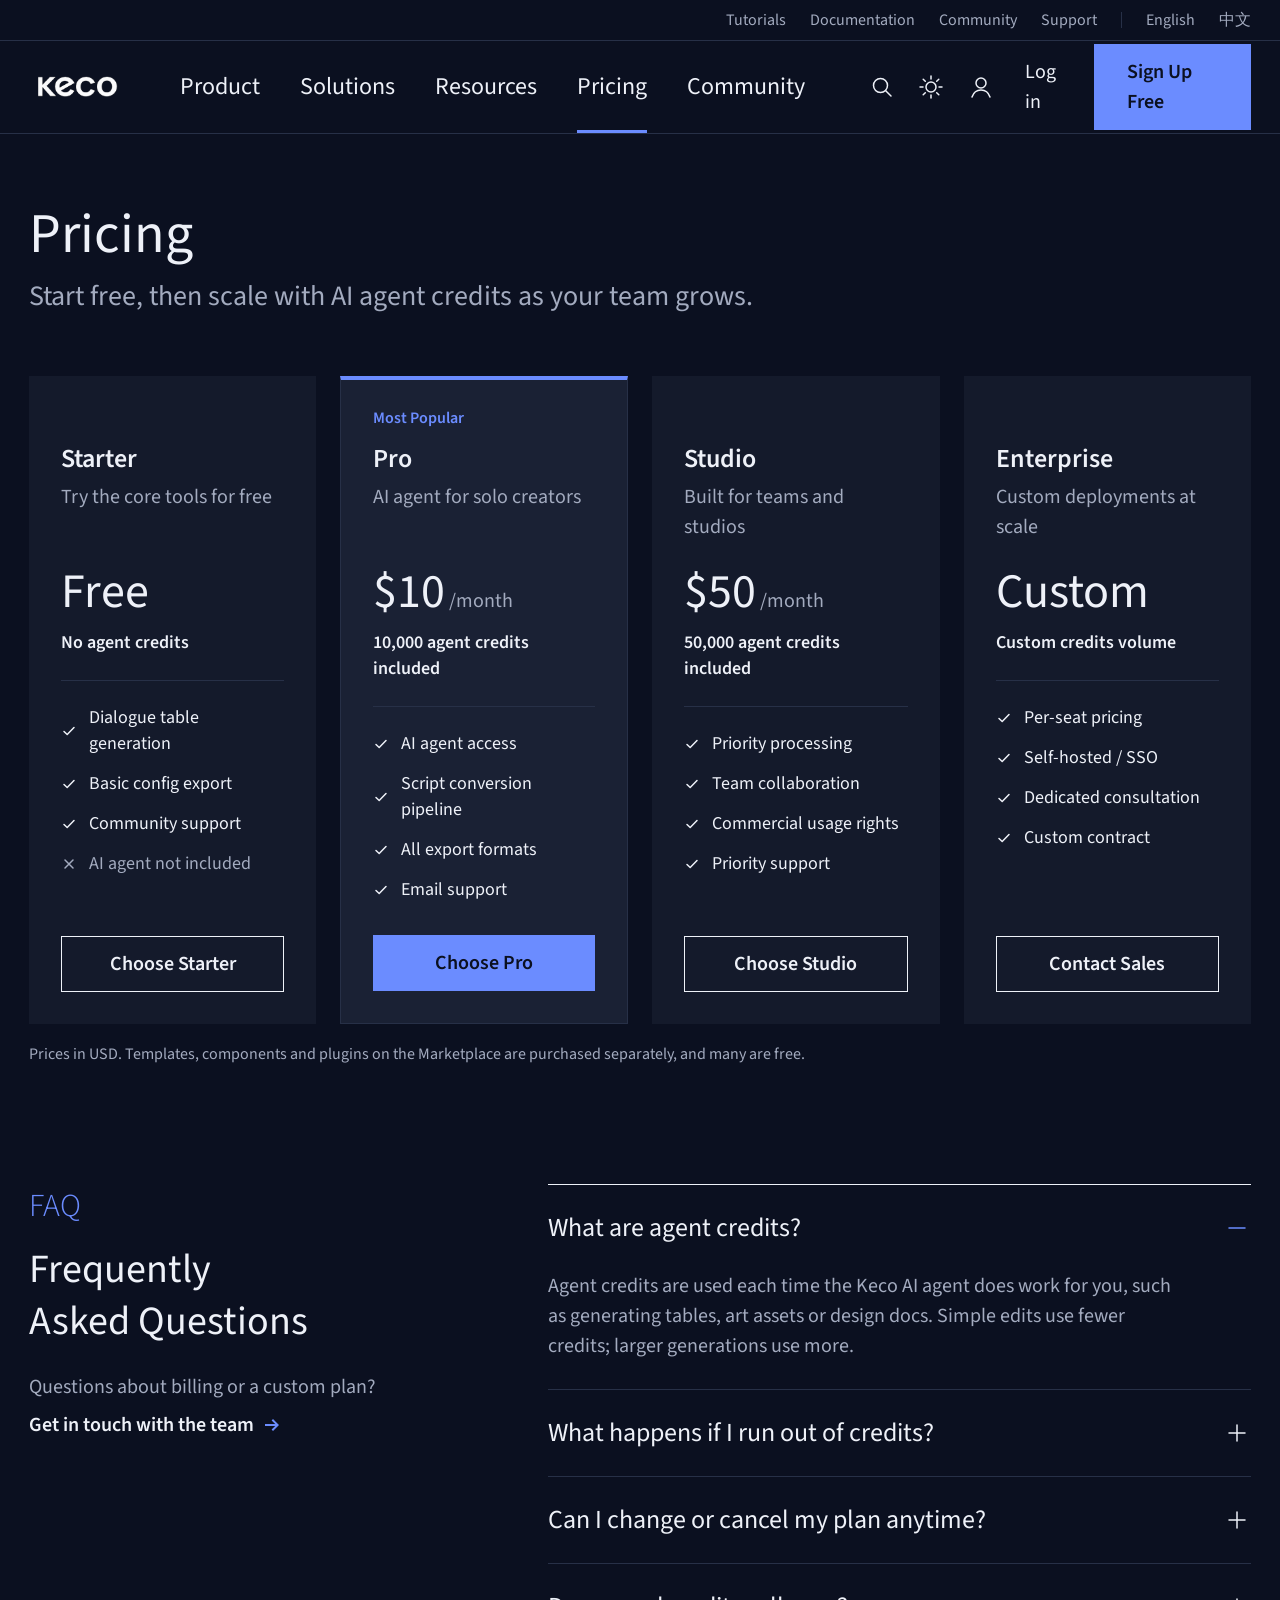
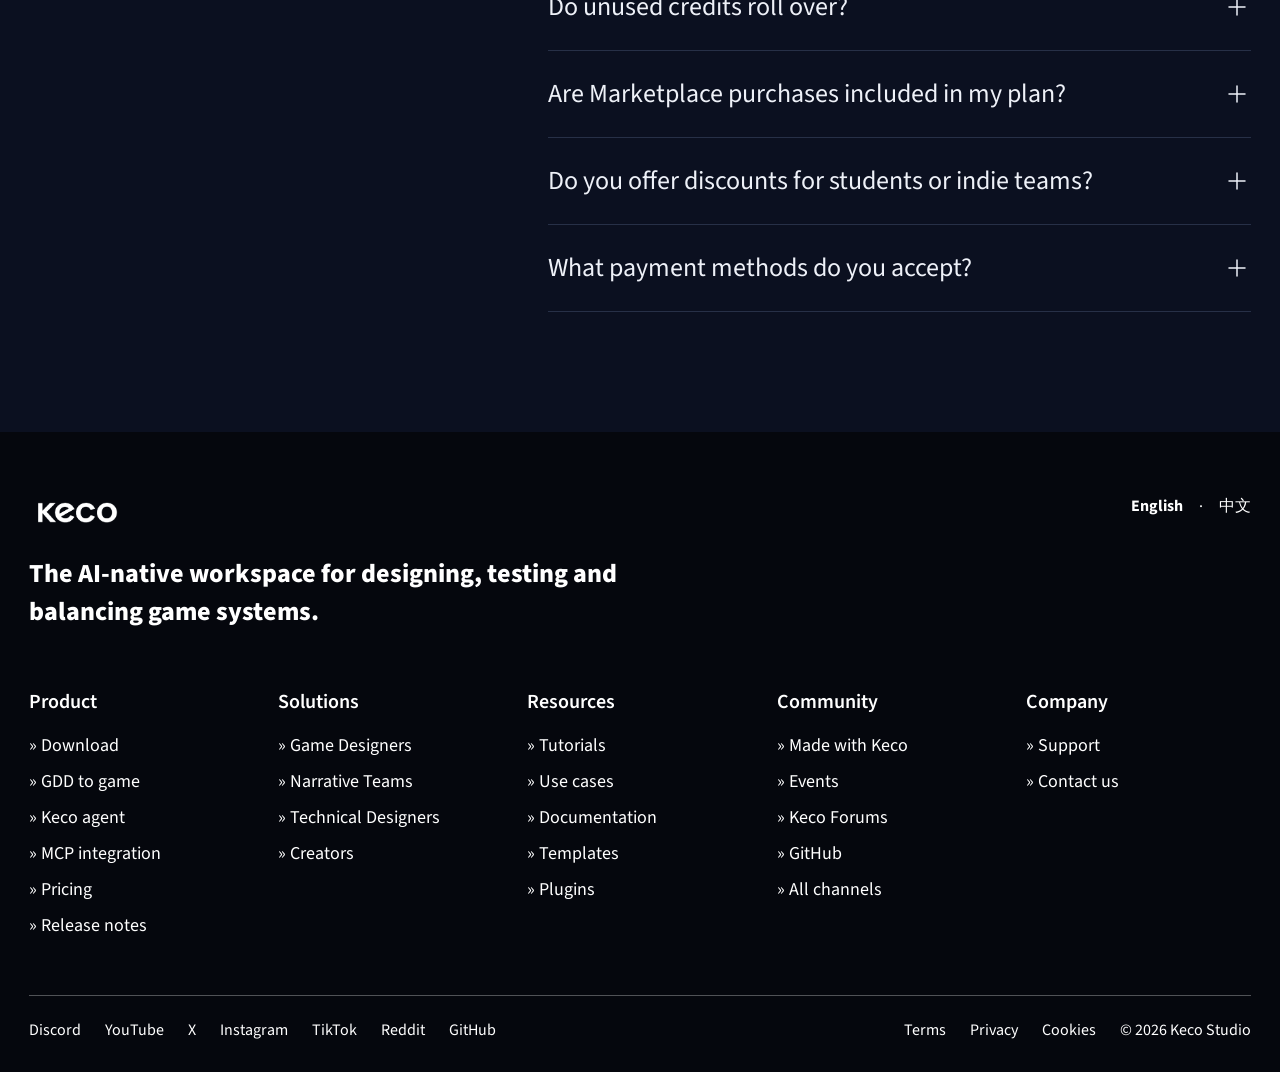
<file: pricing.html>
<!doctype html>
<html lang="en">
<head>
<meta charset="utf-8">
<meta name="viewport" content="width=device-width, initial-scale=1, viewport-fit=cover">
<title>Keco Studio · Pricing</title>
<meta name="description" content="Keco Studio plans: start free, then scale with AI agent credits as your team grows.">
<link rel="preconnect" href="https://fonts.googleapis.com">
<link rel="preconnect" href="https://fonts.gstatic.com" crossorigin>
<link rel="stylesheet" href="https://fonts.googleapis.com/css2?family=Source+Sans+3:wght@300;400;600;800&display=swap">
<link rel="stylesheet" href="styles.css?v=theme-time-3">
</head>
<body>
<header class="site-header">
  <div class="topbar">
    <div class="wrap">
      <a href="#">Tutorials</a>
      <a href="#">Documentation</a>
      <a href="#">Community</a>
      <a href="#">Support</a>
      <span class="sep" aria-hidden="true"></span>
      <a href="#">English</a>
      <a href="#" lang="zh">中文</a>
    </div>
  </div>
  <div class="mainbar">
    <div class="wrap">
      <a class="logo" href="index.html" aria-label="Keco Studio home"><img src="assets/keco-logo.png" alt="Keco" width="95" height="35"></a>
      <nav class="nav" aria-label="Main">
        <a href="index.html">Product</a>
        <a href="game-designers.html">Solutions</a>
        <a href="#">Resources</a>
        <a href="pricing.html" aria-current="page">Pricing</a>
        <a href="#">Community</a>
      </nav>
      <div class="actions">
        <button type="button" class="icon-btn search-btn" aria-label="Search"><svg width="28" height="28" viewBox="0 0 28 28" fill="none" aria-hidden="true"><circle cx="12.5" cy="12.5" r="7" stroke-width="1.5"></circle><path d="M17.5 17.5L23 23" stroke-width="1.5" stroke-linecap="round"></path></svg></button>
        <button type="button" class="icon-btn theme-btn" aria-label="Use dark mode" title="Use dark mode" aria-pressed="false"><svg class="theme-icon-moon" width="28" height="28" viewBox="0 0 28 28" fill="none" aria-hidden="true"><path d="M22 18.5A9 9 0 0 1 9.5 6 9 9 0 1 0 22 18.5Z" stroke-width="1.5" stroke-linecap="round" stroke-linejoin="round"></path></svg><svg class="theme-icon-sun" width="28" height="28" viewBox="0 0 28 28" fill="none" aria-hidden="true"><circle cx="14" cy="14" r="5" stroke-width="1.5"></circle><path d="M14 3v3M14 22v3M3 14h3M22 14h3M6.2 6.2l2.1 2.1M19.7 19.7l2.1 2.1M21.8 6.2l-2.1 2.1M8.3 19.7l-2.1 2.1" stroke-width="1.5" stroke-linecap="round"></path></svg></button>
        <a href="#" class="icon-btn account-btn" aria-label="Your account"><svg width="28" height="28" viewBox="0 0 28 28" fill="none" aria-hidden="true"><circle cx="14" cy="10" r="5" stroke-width="1.5"></circle><path d="M5 24c1.5-4.5 5-7 9-7s7.5 2.5 9 7" stroke-width="1.5" stroke-linecap="round"></path></svg></a>
        <a href="#" class="login">Log in</a>
        <a href="#" class="btn btn-primary">Sign Up Free</a>
        <button type="button" class="icon-btn menu-btn" aria-label="Open menu" aria-expanded="false" aria-controls="mobile-panel"><svg width="28" height="28" viewBox="0 0 28 28" fill="none" aria-hidden="true"><path d="M5 9h18M5 14h18M5 19h18" stroke-width="1.5" stroke-linecap="round"></path></svg></button>
      </div>
    </div>
  </div>
  <div class="mobile-panel" id="mobile-panel" hidden>
    <div class="wrap">
      <a class="m-link" href="index.html">Product</a>
      <a class="m-link" href="game-designers.html">Solutions</a>
      <a class="m-link" href="#">Resources</a>
      <a class="m-link" href="pricing.html" aria-current="page">Pricing</a>
      <a class="m-link" href="#">Community</a>
      <div class="btn-row">
        <a href="#" class="btn btn-primary">Sign Up Free</a>
        <a href="#" class="btn btn-line">Log in</a>
      </div>
    </div>
  </div>
</header>

<main>
  <section class="wrap page-head">
    <h1 class="t-xl">Pricing</h1>
    <p class="t-sub muted">Start free, then scale with AI agent credits as your team grows.</p>
  </section>

  <section class="wrap" aria-label="Plans">
    <div class="plans">
      <article class="plan">
        <span class="badge"></span>
        <h2 class="t-xs">Starter</h2>
        <p class="tagline">Try the core tools for free</p>
        <div class="price"><span class="t-lg" style="color:var(--ink)">Free</span></div>
        <p class="credits">No agent credits</p>
        <ul>
          <li><svg width="16" height="16" viewBox="0 0 16 16" fill="none" aria-hidden="true"><path d="M3 8.5l3.2 3L13 4.5" stroke-width="1.5" stroke-linecap="round" stroke-linejoin="round"></path></svg>Dialogue table generation</li>
          <li><svg width="16" height="16" viewBox="0 0 16 16" fill="none" aria-hidden="true"><path d="M3 8.5l3.2 3L13 4.5" stroke-width="1.5" stroke-linecap="round" stroke-linejoin="round"></path></svg>Basic config export</li>
          <li><svg width="16" height="16" viewBox="0 0 16 16" fill="none" aria-hidden="true"><path d="M3 8.5l3.2 3L13 4.5" stroke-width="1.5" stroke-linecap="round" stroke-linejoin="round"></path></svg>Community support</li>
          <li class="off"><svg width="16" height="16" viewBox="0 0 16 16" fill="none" aria-hidden="true"><path d="M4 4l8 8M12 4l-8 8" stroke-width="1.5" stroke-linecap="round"></path></svg>AI agent not included</li>
        </ul>
        <div class="spacer"></div>
        <a href="#" class="btn btn-line">Choose Starter</a>
      </article>
      <article class="plan popular">
        <span class="badge">Most Popular</span>
        <h2 class="t-xs">Pro</h2>
        <p class="tagline">AI agent for solo creators</p>
        <div class="price"><span class="t-lg num" style="color:var(--ink)">$10</span><span class="per">/month</span></div>
        <p class="credits">10,000 agent credits included</p>
        <ul>
          <li><svg width="16" height="16" viewBox="0 0 16 16" fill="none" aria-hidden="true"><path d="M3 8.5l3.2 3L13 4.5" stroke-width="1.5" stroke-linecap="round" stroke-linejoin="round"></path></svg>AI agent access</li>
          <li><svg width="16" height="16" viewBox="0 0 16 16" fill="none" aria-hidden="true"><path d="M3 8.5l3.2 3L13 4.5" stroke-width="1.5" stroke-linecap="round" stroke-linejoin="round"></path></svg>Script conversion pipeline</li>
          <li><svg width="16" height="16" viewBox="0 0 16 16" fill="none" aria-hidden="true"><path d="M3 8.5l3.2 3L13 4.5" stroke-width="1.5" stroke-linecap="round" stroke-linejoin="round"></path></svg>All export formats</li>
          <li><svg width="16" height="16" viewBox="0 0 16 16" fill="none" aria-hidden="true"><path d="M3 8.5l3.2 3L13 4.5" stroke-width="1.5" stroke-linecap="round" stroke-linejoin="round"></path></svg>Email support</li>
        </ul>
        <div class="spacer"></div>
        <a href="#" class="btn btn-primary">Choose Pro</a>
      </article>
      <article class="plan">
        <span class="badge"></span>
        <h2 class="t-xs">Studio</h2>
        <p class="tagline">Built for teams and studios</p>
        <div class="price"><span class="t-lg num" style="color:var(--ink)">$50</span><span class="per">/month</span></div>
        <p class="credits">50,000 agent credits included</p>
        <ul>
          <li><svg width="16" height="16" viewBox="0 0 16 16" fill="none" aria-hidden="true"><path d="M3 8.5l3.2 3L13 4.5" stroke-width="1.5" stroke-linecap="round" stroke-linejoin="round"></path></svg>Priority processing</li>
          <li><svg width="16" height="16" viewBox="0 0 16 16" fill="none" aria-hidden="true"><path d="M3 8.5l3.2 3L13 4.5" stroke-width="1.5" stroke-linecap="round" stroke-linejoin="round"></path></svg>Team collaboration</li>
          <li><svg width="16" height="16" viewBox="0 0 16 16" fill="none" aria-hidden="true"><path d="M3 8.5l3.2 3L13 4.5" stroke-width="1.5" stroke-linecap="round" stroke-linejoin="round"></path></svg>Commercial usage rights</li>
          <li><svg width="16" height="16" viewBox="0 0 16 16" fill="none" aria-hidden="true"><path d="M3 8.5l3.2 3L13 4.5" stroke-width="1.5" stroke-linecap="round" stroke-linejoin="round"></path></svg>Priority support</li>
        </ul>
        <div class="spacer"></div>
        <a href="#" class="btn btn-line">Choose Studio</a>
      </article>
      <article class="plan">
        <span class="badge"></span>
        <h2 class="t-xs">Enterprise</h2>
        <p class="tagline">Custom deployments at scale</p>
        <div class="price"><span class="t-lg" style="color:var(--ink)">Custom</span></div>
        <p class="credits">Custom credits volume</p>
        <ul>
          <li><svg width="16" height="16" viewBox="0 0 16 16" fill="none" aria-hidden="true"><path d="M3 8.5l3.2 3L13 4.5" stroke-width="1.5" stroke-linecap="round" stroke-linejoin="round"></path></svg>Per-seat pricing</li>
          <li><svg width="16" height="16" viewBox="0 0 16 16" fill="none" aria-hidden="true"><path d="M3 8.5l3.2 3L13 4.5" stroke-width="1.5" stroke-linecap="round" stroke-linejoin="round"></path></svg>Self-hosted / SSO</li>
          <li><svg width="16" height="16" viewBox="0 0 16 16" fill="none" aria-hidden="true"><path d="M3 8.5l3.2 3L13 4.5" stroke-width="1.5" stroke-linecap="round" stroke-linejoin="round"></path></svg>Dedicated consultation</li>
          <li><svg width="16" height="16" viewBox="0 0 16 16" fill="none" aria-hidden="true"><path d="M3 8.5l3.2 3L13 4.5" stroke-width="1.5" stroke-linecap="round" stroke-linejoin="round"></path></svg>Custom contract</li>
        </ul>
        <div class="spacer"></div>
        <a href="#" class="btn btn-line">Contact Sales</a>
      </article>
    </div>
    <p class="plans-note t-label">Prices in USD. Templates, components and plugins on the Marketplace are purchased separately, and many are free.</p>
  </section>

  <section id="faq" class="section faq">
    <div class="wrap grid">
      <div class="faq-intro">
        <span class="eyebrow">FAQ</span>
        <h2 class="t-md">Frequently Asked Questions</h2>
        <p class="muted">Questions about billing or a custom plan?</p>
        <a href="#" class="arrow-link">Get in touch with the team<svg width="20" height="20" viewBox="0 0 20 20" aria-hidden="true"><path d="M3 9h10.2L9.6 5.4 11 4l6 6-6 6-1.4-1.4 3.6-3.6H3z"></path></svg></a>
      </div>
      <div class="faq-list">
        <details open><summary class="t-xs">What are agent credits?<svg width="28" height="28" viewBox="0 0 28 28" fill="none" aria-hidden="true"><path class="h" d="M6 14h16" stroke-width="1.5" stroke-linecap="round"></path><path class="v" d="M14 6v16" stroke-width="1.5" stroke-linecap="round"></path></svg></summary><p>Agent credits are used each time the Keco AI agent does work for you, such as generating tables, art assets or design docs. Simple edits use fewer credits; larger generations use more.</p></details>
        <details><summary class="t-xs">What happens if I run out of credits?<svg width="28" height="28" viewBox="0 0 28 28" fill="none" aria-hidden="true"><path class="h" d="M6 14h16" stroke-width="1.5" stroke-linecap="round"></path><path class="v" d="M14 6v16" stroke-width="1.5" stroke-linecap="round"></path></svg></summary><p>Your projects and data stay fully available. AI agent features pause until your credits reset at the start of your next billing cycle, or you can upgrade your plan at any time.</p></details>
        <details><summary class="t-xs">Can I change or cancel my plan anytime?<svg width="28" height="28" viewBox="0 0 28 28" fill="none" aria-hidden="true"><path class="h" d="M6 14h16" stroke-width="1.5" stroke-linecap="round"></path><path class="v" d="M14 6v16" stroke-width="1.5" stroke-linecap="round"></path></svg></summary><p>Yes. Upgrade, downgrade or cancel from your account settings. Upgrades apply immediately; downgrades and cancellations take effect at the end of your current billing period.</p></details>
        <details><summary class="t-xs">Do unused credits roll over?<svg width="28" height="28" viewBox="0 0 28 28" fill="none" aria-hidden="true"><path class="h" d="M6 14h16" stroke-width="1.5" stroke-linecap="round"></path><path class="v" d="M14 6v16" stroke-width="1.5" stroke-linecap="round"></path></svg></summary><p>Credits reset each month and don’t roll over. Studio and Enterprise teams can contact us about pooled or annual credit options.</p></details>
        <details><summary class="t-xs">Are Marketplace purchases included in my plan?<svg width="28" height="28" viewBox="0 0 28 28" fill="none" aria-hidden="true"><path class="h" d="M6 14h16" stroke-width="1.5" stroke-linecap="round"></path><path class="v" d="M14 6v16" stroke-width="1.5" stroke-linecap="round"></path></svg></summary><p>No. Templates, components and plugins on the Marketplace are bought separately, and many are free. Once purchased, they’re yours to use in any project.</p></details>
        <details><summary class="t-xs">Do you offer discounts for students or indie teams?<svg width="28" height="28" viewBox="0 0 28 28" fill="none" aria-hidden="true"><path class="h" d="M6 14h16" stroke-width="1.5" stroke-linecap="round"></path><path class="v" d="M14 6v16" stroke-width="1.5" stroke-linecap="round"></path></svg></summary><p>Yes. Students, educators and small indie teams can get discounted Pro plans. Contact us with a few details about your project.</p></details>
        <details><summary class="t-xs">What payment methods do you accept?<svg width="28" height="28" viewBox="0 0 28 28" fill="none" aria-hidden="true"><path class="h" d="M6 14h16" stroke-width="1.5" stroke-linecap="round"></path><path class="v" d="M14 6v16" stroke-width="1.5" stroke-linecap="round"></path></svg></summary><p>We accept all major credit and debit cards. Enterprise customers can also pay by invoice.</p></details>
      </div>
    </div>
  </section>
</main>


<footer class="site-footer">
  <div class="wrap">
    <div class="ft-top">
      <div>
        <a href="index.html" aria-label="Keco Studio home"><img src="assets/keco-logo.png" alt="Keco" width="95" height="35"></a>
        <p class="ft-tag">The AI-native workspace for designing, testing and balancing game systems.</p>
      </div>
      <div class="ft-lang"><a href="#"><b>English</b></a><span aria-hidden="true">·</span><a href="#" lang="zh">中文</a></div>
    </div>
    <div class="ft-cols">
      <div><h3>Product</h3><ul><li><a href="#">» Download</a></li><li><a href="index.html#gdd">» GDD to game</a></li><li><a href="index.html#agent">» Keco agent</a></li><li><a href="index.html#mcp">» MCP integration</a></li><li><a href="pricing.html">» Pricing</a></li><li><a href="#">» Release notes</a></li></ul></div>
      <div><h3>Solutions</h3><ul><li><a href="game-designers.html">» Game Designers</a></li><li><a href="#">» Narrative Teams</a></li><li><a href="#">» Technical Designers</a></li><li><a href="#">» Creators</a></li></ul></div>
      <div><h3>Resources</h3><ul><li><a href="#">» Tutorials</a></li><li><a href="#">» Use cases</a></li><li><a href="#">» Documentation</a></li><li><a href="#">» Templates</a></li><li><a href="#">» Plugins</a></li></ul></div>
      <div><h3>Community</h3><ul><li><a href="#">» Made with Keco</a></li><li><a href="#">» Events</a></li><li><a href="#">» Keco Forums</a></li><li><a href="https://github.com/keco-studio">» GitHub</a></li><li><a href="#">» All channels</a></li></ul></div>
      <div><h3>Company</h3><ul><li><a href="#">» Support</a></li><li><a href="#">» Contact us</a></li></ul></div>
    </div>
    <div class="ft-bottom">
      <div><a href="https://discord.com/invite/KecoStudio">Discord</a><a href="https://www.youtube.com/@KecoStudio">YouTube</a><a href="https://x.com/KecoStudio">X</a><a href="https://www.instagram.com/kecostudio">Instagram</a><a href="https://www.tiktok.com/@kecostudio">TikTok</a><a href="https://www.reddit.com/r/KecoStudio">Reddit</a><a href="https://github.com/keco-studio">GitHub</a></div>
      <div><a href="#">Terms</a><a href="#">Privacy</a><a href="#">Cookies</a><span>© 2026 Keco Studio</span></div>
    </div>
  </div>
</footer>

<script src="site.js?v=theme-time-3"></script>
</body>
</html>
</file>
<file: styles.css>
/* Keco Studio — site styles (Electric Blue on the Red Dot structure) */
:root {
  --bg: #ffffff;
  --panel: #f3f5fa;
  --card: #ffffff;
  --line: #dde1ea;
  --ink: #0b1020;
  --ink-2: #5b6275;
  --accent: #1d4ed8;
  --accent-hover: #1e40af;
  --on-accent: #ffffff;
  --tile: #0b1020;
  --footer: #111827;
  --logo-filter: none;
  --sans: RotisSemiSansProCyrillic, "Rotis Semi Sans", "Source Sans 3", "Segoe UI", system-ui, sans-serif;
  --ease: cubic-bezier(.4, 0, .2, 1);
  --gutter: 24px;
}
:root[data-theme="dark"] {
  color-scheme: dark;
  --bg: #0b1020;
  --panel: #141a2b;
  --card: #1a2134;
  --line: #273047;
  --ink: #eef1f8;
  --ink-2: #a3abbf;
  --accent: #6b8cff;
  --accent-hover: #8aa4ff;
  --on-accent: #0b1020;
  --tile: #05070d;
  --footer: #05070d;
  --logo-filter: invert(1);
}

* { box-sizing: border-box; }
html { scroll-behavior: smooth; scroll-padding-top: 150px; }
body {
  margin: 0;
  background: var(--bg);
  color: var(--ink);
  font-family: var(--sans);
  font-size: 20px;
  line-height: 30px;
  -webkit-font-smoothing: antialiased;
}
img { max-width: 100%; }
a { color: inherit; text-decoration: none; }
a:hover { color: var(--accent); }
:focus-visible { outline: 2px solid var(--accent); outline-offset: 3px; }
h1, h2, h3, p { margin: 0; }
h1, h2, h3 { text-wrap: balance; font-weight: 400; }
ul { list-style: none; margin: 0; padding: 0; }
.num { font-variant-numeric: tabular-nums; }

.wrap { max-width: 1440px; margin-inline: auto; padding-inline: clamp(16px, 2.25vw, 32px); }
.grid { display: grid; grid-template-columns: repeat(12, minmax(0, 1fr)); gap: var(--gutter); }

/* Type scale (desktop / tablet / mobile) */
.t-display { font-size: 64px; line-height: 76px; }
.t-xl { font-size: 56px; line-height: 58px; }
.t-lg { font-size: 48px; line-height: 60px; }
.t-md { font-size: 40px; line-height: 52px; }
.t-xs { font-size: 26px; line-height: 38px; }
.t-sub { font-size: 28px; line-height: 32px; }
.t-label { font-size: 16px; line-height: 20px; }
.t-small { font-size: 14px; line-height: 18px; }
.eyebrow { font-size: 32px; line-height: 44px; font-weight: 300; color: var(--accent); }
.bold { font-weight: 600; }
.muted { color: var(--ink-2); }
@media (max-width: 1100px) {
  .t-display { font-size: 48px; line-height: 60px; }
  .t-xl { font-size: 40px; line-height: 46px; }
  .t-lg { font-size: 32px; line-height: 44px; }
  .t-md { font-size: 28px; line-height: 40px; }
  .t-xs { font-size: 24px; line-height: 32px; }
  .t-sub { font-size: 18px; line-height: 26px; }
  .eyebrow { font-size: 24px; line-height: 36px; }
  body { font-size: 18px; line-height: 26px; }
}
@media (max-width: 640px) {
  .t-display { font-size: 42px; line-height: 50px; }
  .t-xl { font-size: 36px; line-height: 44px; }
  .t-lg { font-size: 28px; line-height: 36px; }
  .t-md { font-size: 24px; line-height: 32px; }
  .t-xs { font-size: 20px; line-height: 28px; }
  .t-sub { font-size: 16px; line-height: 24px; }
  .eyebrow { font-size: 22px; line-height: 28px; }
  .t-label { font-size: 14px; line-height: 18px; }
  body { font-size: 16px; line-height: 24px; }
}

/* Buttons and links */
.btn {
  display: inline-flex; align-items: center; justify-content: center;
  min-height: 54px; padding: 12px 32px;
  font: 600 20px/30px var(--sans);
  border: 1px solid transparent; border-radius: 0; cursor: pointer;
  transition: background .15s var(--ease), color .15s var(--ease);
}
.btn-primary { background: var(--accent); border-color: var(--accent); color: var(--on-accent); }
.btn-primary:hover { background: var(--accent-hover); border-color: var(--accent-hover); color: var(--on-accent); }
.btn-line { background: transparent; border-color: var(--ink); color: var(--ink); }
.btn-line:hover { background: var(--panel); color: var(--ink); }
.btn-dark { background: var(--ink); border-color: var(--ink); color: var(--bg); }
.btn-dark:hover { background: var(--accent); border-color: var(--accent); color: var(--on-accent); }
.btn-row { display: flex; flex-wrap: wrap; gap: 16px; }
@media (max-width: 640px) { .btn { font-size: 18px; padding: 12px 24px; } }

.arrow-link { display: inline-flex; align-items: center; gap: 8px; font-weight: 600; }
.arrow-link svg { flex-shrink: 0; fill: var(--accent); transition: transform .2s var(--ease); }
.arrow-link:hover svg { transform: translateX(4px); }
.arrow-link.accent { color: var(--accent); }
.link-list { display: flex; flex-direction: column; gap: 16px; }

/* Header */
.site-header {
  position: sticky; top: env(safe-area-inset-top, 0px); z-index: 50;
  background: var(--bg); border-bottom: 1px solid var(--line);
}
.topbar { border-bottom: 1px solid var(--line); color: var(--ink-2); font-size: 16px; line-height: 20px; }
.topbar .wrap { display: flex; justify-content: flex-end; align-items: center; gap: 24px; height: 40px; }
.topbar a:hover { color: var(--ink); }
.topbar .sep { width: 1px; height: 16px; background: var(--line); }
.mainbar .wrap { display: flex; align-items: center; gap: 56px; height: 92px; }
.logo { display: block; flex-shrink: 0; }
.logo img { display: block; width: 95px; height: 35px; object-fit: contain; filter: var(--logo-filter); }
.nav { display: flex; gap: 40px; align-self: stretch; }
.nav a { display: flex; align-items: center; padding-top: 3px; border-bottom: 3px solid transparent; font-size: 24px; line-height: 32px; }
.nav a[aria-current="page"] { border-bottom-color: var(--accent); }
.actions { margin-left: auto; display: flex; align-items: center; gap: 8px; }
.icon-btn {
  width: 48px; height: 48px; display: flex; align-items: center; justify-content: center;
  padding: 0; border: 0; background: none; color: var(--ink); cursor: pointer;
}
.icon-btn svg { stroke: currentColor; }
.theme-icon-sun { display: none; }
:root[data-theme="dark"] .theme-icon-moon { display: none; }
:root[data-theme="dark"] .theme-icon-sun { display: block; }
.login { padding: 0 16px; }
.menu-btn { display: none; }
.mobile-panel { border-top: 1px solid var(--line); background: var(--bg); }
.mobile-panel .wrap { display: flex; flex-direction: column; padding-block: 16px 24px; }
.mobile-panel a.m-link { display: block; padding: 12px 0; font-size: 22px; line-height: 30px; border-bottom: 1px solid var(--line); }
.mobile-panel a.m-link[aria-current="page"] { color: var(--accent); }
.mobile-panel .btn-row { margin-top: 20px; }
@media (min-width: 1101px) { .mobile-panel { display: none !important; } }
@media (max-width: 1100px) {
  .topbar { display: none; }
  .nav, .login, .search-btn { display: none; }
  .menu-btn { display: flex; }
  .mainbar .wrap { height: 72px; gap: 16px; }
  html { scroll-padding-top: 90px; }
}
@media (max-width: 560px) {
  .actions .btn { display: none; }
  .account-btn { display: none; }
}

/* Sections */
.section { padding-top: 120px; }
@media (max-width: 1100px) { .section { padding-top: 88px; } }
@media (max-width: 640px) { .section { padding-top: 64px; } }

.hero { padding-block: 72px 56px; }
.hero .grid { align-items: end; }
.hero h1 { grid-column: span 7; }
.hero-side { grid-column: span 5; display: flex; flex-direction: column; gap: 32px; }
@media (max-width: 900px) {
  .hero { padding-block: 48px 40px; }
  .hero h1, .hero-side { grid-column: 1 / -1; }
  .hero-side { gap: 24px; }
}

/* Tiles (dark, image-led) */
.tile { position: relative; display: block; overflow: hidden; background: var(--tile); color: #ffffff; }
.tile:hover { color: #ffffff; }
.tile .ph { position: absolute; transition: transform .3s var(--ease); }
.tile:hover .ph { transform: scale(1.05); }
.tile .ov-top { position: absolute; inset: 0; background: linear-gradient(180deg, rgba(0,0,0,.8) 0%, rgba(0,0,0,0) 80%); }
.tile .ov-bottom { position: absolute; left: 0; right: 0; bottom: 0; height: 40%; background: linear-gradient(180deg, rgba(0,0,0,0) 0%, rgba(0,0,0,.5) 100%); }
.tile-text { position: absolute; left: 32px; top: 32px; right: 32px; display: flex; flex-direction: column; }
.tile-text .t-xs + span { max-width: 520px; }
.tile-arrow { position: absolute; left: 32px; bottom: 32px; fill: #ffffff; transition: transform .2s var(--ease); }
.tile:hover .tile-arrow { transform: translateX(4px); }
.tile-lg .tile-text { left: 40px; top: 40px; right: 40px; }
.tile-lg .tile-arrow { left: 40px; bottom: 40px; }
@media (max-width: 640px) {
  .tile-text, .tile-lg .tile-text { left: 20px; top: 20px; right: 20px; }
  .tile-arrow, .tile-lg .tile-arrow { left: 20px; bottom: 20px; }
}

.pixmap { display: grid; gap: var(--gap, 4px); }
.pixmap span { display: block; width: var(--cell, 44px); height: var(--cell, 44px); }

/* Homepage mosaic */
.mosaic { height: 611px; }
.mosaic .tile-lg { grid-column: span 6; }
.mosaic .stack { grid-column: span 3; display: flex; flex-direction: column; gap: 28.8px; }
.mosaic .stack .tile { flex: 1; }
.linkpanel { grid-column: span 3; display: flex; flex-direction: column; padding: 32px 24px; background: var(--panel); }
.linkpanel .link-list { margin-top: 16px; }
.linkpanel .t-xs + .link-list + .t-xs { margin-top: 40px; }
.linkpanel .arrow-link { margin-top: auto; padding-top: 32px; }
.agent-cells { inset: 0; display: grid; grid-template-columns: repeat(4, minmax(0, 1fr)); grid-auto-rows: 22px; gap: 4px; padding: 4px; }
.agent-cells span:nth-child(odd) { background: #1a1f2c; }
.agent-cells span:nth-child(even) { background: #1f2533; }
.agent-cells span.hot { background: #1d4ed8; }
.nodes { right: 32px; bottom: 36px; display: flex; align-items: center; }
.nodes i { display: block; }
.nodes .n { width: 44px; height: 44px; background: #222838; }
.nodes .n.hot { width: 56px; height: 56px; background: #1d4ed8; }
.nodes .w { width: 40px; height: 2px; background: #3a4254; }
@media (max-width: 1100px) {
  .mosaic { height: auto; }
  .mosaic .tile-lg { grid-column: 1 / -1; height: 460px; }
  .mosaic .stack { grid-column: span 6; }
  .mosaic .stack .tile { flex: none; height: 240px; }
  .linkpanel { grid-column: span 6; }
}
@media (max-width: 700px) {
  .mosaic .tile-lg { height: 380px; }
  .mosaic .stack, .linkpanel { grid-column: 1 / -1; }
}

/* Pillars */
.statement { margin-top: 16px; max-width: 1180px; }
.pillars { display: grid; grid-template-columns: repeat(3, minmax(0, 1fr)); gap: var(--gutter); margin-top: 64px; }
.pillar { display: flex; flex-direction: column; padding-top: 16px; border-top: 1px solid var(--ink); }
.pillar .fig { color: var(--ink-2); }
.pillar .art { margin-top: 16px; aspect-ratio: 4 / 3; max-width: 100%; display: flex; align-items: center; justify-content: center; background: var(--panel); }
.pillar .art svg { width: 50%; height: auto; }
.pillar .art .s { stroke: var(--ink); }
.pillar .art .a { stroke: var(--accent); }
.pillar .art .af { fill: var(--accent); }
.pillar h3 { margin-top: 24px; font-weight: 600; }
.pillar p { margin-top: 8px; }
@media (max-width: 900px) { .pillars { grid-template-columns: 1fr; gap: 48px; margin-top: 40px; } }

/* Feature rows */
.features { display: flex; flex-direction: column; gap: 120px; }
.feature { min-height: 520px; }
.feature-text { grid-column: span 5; display: flex; flex-direction: column; padding-top: 8px; }
.feature-text h2 { margin-top: 16px; }
.feature-text p { margin-top: 24px; }
.feature-text .arrow-link { margin-top: 32px; }
.feature-mock { grid-column: span 7; }
.feature.flip .feature-text { padding-left: 24px; }
@media (max-width: 1100px) {
  .features { gap: 88px; }
  .feature { min-height: 0; }
  .feature-text, .feature-mock { grid-column: 1 / -1; }
  .feature.flip .feature-text { padding-left: 0; order: -1; }
  .feature-mock { margin-top: 16px; }
}

/* Product mock-ups */
.mock { display: flex; padding: 40px; background: var(--panel); }
.card { background: var(--card); }
.card-head { height: 44px; display: flex; align-items: center; justify-content: space-between; gap: 16px; padding: 0 20px; border-bottom: 1px solid var(--line); color: var(--ink-2); font-size: 14px; line-height: 16px; }
.doc-body { display: flex; flex-direction: column; gap: 10px; padding: 20px; font-size: 16px; line-height: 22px; }
.doc-body .h { font-size: 20px; line-height: 30px; font-weight: 600; }
.doc-body .h + span { margin-top: 0; }
.doc-body .gap { margin-top: 8px; }
.mock-gdd { align-items: center; gap: 24px; }
.mock-gdd > .card, .mock-gdd > .build { flex: 1; min-height: 440px; display: flex; flex-direction: column; }
.go { width: 56px; height: 56px; flex-shrink: 0; display: flex; align-items: center; justify-content: center; border-radius: 9999px; background: var(--accent); }
.go svg { fill: var(--on-accent); }
.build { background: #0b1020; color: #ffffff; }
.build .card-head { border-bottom-color: #222838; color: #dde1ea; }
.build .card-head b { color: #ffffff; }
.build-body { flex: 1; display: flex; flex-direction: column; align-items: center; justify-content: center; gap: 20px; padding: 24px; }
.hp { width: 234px; max-width: 100%; display: flex; flex-direction: column; gap: 6px; font-size: 14px; line-height: 16px; color: #dde1ea; }
.hp div:first-child { display: flex; justify-content: space-between; }
.hp .bar { height: 6px; background: #222838; }
.hp .bar i { display: block; width: 70%; height: 6px; background: #3b6cf5; }
@media (max-width: 700px) {
  .mock { padding: 20px; }
  .mock-gdd { flex-direction: column; }
  .mock-gdd > .card, .mock-gdd > .build { width: 100%; min-height: 0; }
  .go { transform: rotate(90deg); }
}

.mock-agent { flex-direction: column; gap: 16px; }
.table-scroll { overflow-x: auto; }
.data { width: 100%; min-width: 460px; border-collapse: collapse; font-size: 16px; line-height: 20px; }
.data th { height: 40px; padding: 0 20px; text-align: left; font-weight: 400; font-size: 14px; color: var(--ink-2); border-bottom: 1px solid var(--line); }
.data td { height: 44px; padding: 0 20px; border-bottom: 1px solid var(--panel); font-variant-numeric: tabular-nums; }
.data tr:last-child td { border-bottom: 0; }
.data .was { color: var(--ink-2); text-decoration: line-through; margin-right: 8px; }
.data .now { color: var(--accent); font-weight: 600; }
.chat { flex: 1; display: flex; flex-direction: column; gap: 12px; padding: 20px; font-size: 16px; line-height: 22px; }
.chat-row { display: flex; flex-wrap: wrap; align-items: center; gap: 8px 12px; }
.chat-row .who { font-weight: 600; }
.chat-row .who.agent { color: var(--accent); }
.chip-btns { margin-left: auto; display: flex; gap: 8px; }
.chip { padding: 3px 12px; border: 1px solid var(--ink); font-size: 14px; line-height: 18px; font-weight: 600; }
.chip.solid { background: var(--ink); color: var(--bg); }

.mock-mcp { flex-direction: column; justify-content: center; gap: 40px; }
.flow { display: flex; align-items: center; }
.flow .node { width: 176px; min-height: 112px; display: flex; flex-direction: column; justify-content: center; padding: 16px 20px; background: var(--card); border: 1px solid var(--ink); }
.flow .node.hot { background: var(--accent); border-color: var(--accent); color: var(--on-accent); }
.flow .node .muted { font-size: 14px; line-height: 18px; }
.flow .node.hot .muted { color: var(--on-accent); }
.flow .link { flex: 1; min-width: 24px; display: flex; align-items: center; }
.flow .link i { flex: 1; height: 2px; background: var(--ink); }
.flow .link svg { fill: var(--ink); }
.log { display: flex; flex-direction: column; gap: 10px; padding: 16px 20px 20px; font-size: 16px; line-height: 20px; }
.log div { display: grid; grid-template-columns: 72px minmax(0, 1fr); }
.log b { font-weight: 600; }
.log b.w { color: var(--accent); }
@media (max-width: 700px) {
  .flow { flex-direction: column; align-items: stretch; }
  .flow .node { width: 100%; min-height: 0; }
  .flow .link { flex-direction: column; min-height: 32px; }
  .flow .link i { width: 2px; height: auto; flex: 1; }
  .flow .link svg { transform: rotate(90deg); }
}

/* FAQ */
.faq .faq-intro { grid-column: span 4; display: flex; flex-direction: column; }
.faq .faq-intro h2 { margin-top: 16px; }
.faq .faq-intro p { margin-top: 24px; }
.faq .faq-intro .arrow-link { margin-top: 8px; }
.faq-list { grid-column: 6 / span 7; border-top: 1px solid var(--ink); }
.faq-list details { border-bottom: 1px solid var(--line); }
.faq-list summary {
  display: flex; align-items: center; justify-content: space-between; gap: 24px;
  padding: 24px 0; cursor: pointer; list-style: none;
}
.faq-list summary::-webkit-details-marker { display: none; }
.faq-list summary:hover { color: var(--accent); }
.faq-list summary svg { flex-shrink: 0; }
.faq-list summary .h { stroke: var(--ink); }
.faq-list summary .v { stroke: var(--ink); transition: opacity .15s var(--ease); }
.faq-list details[open] summary .h { stroke: var(--accent); }
.faq-list details[open] summary .v { opacity: 0; }
.faq-list details p { padding: 0 64px 28px 0; color: var(--ink-2); }
@media (max-width: 900px) {
  .faq .faq-intro, .faq-list { grid-column: 1 / -1; }
  .faq-list { margin-top: 24px; }
  .faq-list details p { padding-right: 0; }
  .faq-list summary { padding: 18px 0; }
}

/* Closing panel + updates form */
.closing { padding: 80px 64px; background: var(--panel); align-items: start; }
.closing-main { grid-column: span 7; display: flex; flex-direction: column; }
.closing-main h2 { margin-top: 16px; }
.closing-main p { margin-top: 24px; max-width: 640px; }
.closing-main .btn-row { margin-top: 40px; }
.closing .btn-line { background: var(--bg); }
.updates { grid-column: 9 / span 4; display: flex; flex-direction: column; gap: 16px; }
.field { display: flex; flex-direction: column; gap: 6px; color: var(--ink-2); font-size: 16px; line-height: 20px; }
.field input {
  height: 54px; padding: 12px 16px; border: 1px solid var(--ink-2); border-radius: 0;
  background: var(--bg); color: var(--ink); font: 20px/30px var(--sans);
}
.field input:focus { outline: none; border-color: var(--accent); box-shadow: inset 0 0 0 1px var(--accent); }
.check { display: flex; align-items: flex-start; gap: 12px; color: var(--ink-2); font-size: 16px; line-height: 20px; }
.check input { width: 24px; height: 24px; flex-shrink: 0; margin: 0; accent-color: var(--accent); }
.form-status { font-size: 16px; line-height: 20px; color: var(--ink); }
@media (max-width: 1100px) {
  .closing { padding: 56px 40px; }
  .closing-main, .updates { grid-column: 1 / -1; }
  .updates { margin-top: 32px; max-width: 520px; }
}
@media (max-width: 640px) { .closing { padding: 40px 20px; } }

/* Footer */
.site-footer { margin-top: 120px; background: var(--footer); color: #ffffff; }
.site-footer a { color: #ffffff; }
.site-footer a:hover { color: #ffffff; text-decoration: underline; }
.site-footer .wrap { padding-block: 64px 32px; display: flex; flex-direction: column; }
.ft-top { display: flex; justify-content: space-between; align-items: flex-start; gap: 32px; flex-wrap: wrap; }
.ft-top img { display: block; width: 95px; height: 35px; object-fit: contain; filter: brightness(0) invert(1); }
.ft-tag { margin-top: 24px; max-width: 640px; font-size: 26px; line-height: 38px; font-weight: 800; }
.ft-lang { display: flex; gap: 16px; font-size: 16px; line-height: 20px; }
.ft-cols { display: grid; grid-template-columns: repeat(5, minmax(0, 1fr)); gap: var(--gutter); margin-top: 56px; }
.ft-cols h3 { font-size: 20px; line-height: 30px; font-weight: 600; }
.ft-cols ul { margin-top: 16px; display: flex; flex-direction: column; gap: 10px; font-size: 18px; line-height: 26px; }
.ft-bottom { margin-top: 56px; padding-top: 24px; border-top: 1px solid rgba(255,255,255,.3); display: flex; justify-content: space-between; flex-wrap: wrap; gap: 16px 32px; font-size: 16px; line-height: 20px; }
.ft-bottom div { display: flex; flex-wrap: wrap; gap: 12px 24px; }
@media (max-width: 1100px) { .ft-cols { grid-template-columns: repeat(3, minmax(0, 1fr)); row-gap: 40px; } .site-footer { margin-top: 88px; } }
@media (max-width: 640px) { .ft-cols { grid-template-columns: repeat(2, minmax(0, 1fr)); } .ft-tag { font-size: 20px; line-height: 28px; } .site-footer { margin-top: 64px; } }

/* Pricing */
.page-head { padding-block: 72px 64px; display: flex; flex-direction: column; gap: 16px; }
@media (max-width: 900px) { .page-head { padding-block: 48px 40px; } }
.plans { display: grid; grid-template-columns: repeat(4, minmax(0, 1fr)); gap: var(--gutter); }
.plan { display: flex; flex-direction: column; min-height: 620px; padding: 28px 32px 32px; background: var(--panel); border-top: 4px solid var(--panel); }
.plan.popular { background: var(--card); border: 1px solid var(--line); border-top: 4px solid var(--accent); }
.plan .badge { height: 20px; font-size: 16px; line-height: 20px; font-weight: 600; color: var(--accent); }
.plan h2 { margin-top: 12px; font-weight: 600; }
.plan .tagline { margin-top: 4px; min-height: 60px; color: var(--ink-2); }
.plan .price { margin-top: 20px; display: flex; align-items: baseline; gap: 4px; }
.plan .price .per { font-size: 20px; line-height: 30px; color: var(--ink-2); }
.plan .credits { margin-top: 8px; font-size: 18px; line-height: 26px; font-weight: 600; }
.plan ul { margin-top: 24px; padding-top: 24px; border-top: 1px solid var(--line); display: flex; flex-direction: column; gap: 14px; font-size: 18px; line-height: 26px; }
.plan li { display: flex; align-items: center; gap: 12px; }
.plan li svg { flex-shrink: 0; stroke: var(--ink); }
.plan li.off { color: var(--ink-2); }
.plan li.off svg { stroke: var(--ink-2); }
.plan .btn { margin-top: auto; }
.plan ul + .btn { margin-top: 32px; }
.plan .spacer { flex: 1; min-height: 32px; }
.plans-note { margin-top: 20px; color: var(--ink-2); }
@media (max-width: 1100px) { .plans { grid-template-columns: repeat(2, minmax(0, 1fr)); } .plan { min-height: 0; } }
@media (max-width: 640px) { .plans { grid-template-columns: 1fr; } .plan .tagline { min-height: 0; } }

/* For Game Designers */
.gd-hero { padding-block: 72px 96px; }
.gd-hero .grid { align-items: center; }
.gd-hero-text { grid-column: span 6; display: flex; flex-direction: column; padding-right: 24px; }
.gd-hero-text h1 { margin-top: 16px; }
.gd-hero-text p { margin-top: 24px; }
.gd-hero-text .btn-row { margin-top: 40px; }
.gd-mock { grid-column: span 6; flex-direction: column; gap: 16px; padding: 32px; }
.gd-mock .linked { margin-left: 48px; border-top: 2px solid var(--accent); }
.skill-chip { display: inline-block; padding: 1px 8px; border: 1px solid var(--accent); color: var(--accent); font-size: 14px; line-height: 20px; white-space: nowrap; }
@media (max-width: 1000px) {
  .gd-hero { padding-block: 48px 64px; }
  .gd-hero-text, .gd-mock { grid-column: 1 / -1; }
  .gd-hero-text { padding-right: 0; }
  .gd-mock { margin-top: 24px; }
}
@media (max-width: 640px) { .gd-mock { padding: 16px; } .gd-mock .linked { margin-left: 16px; } }

.benefits { display: grid; grid-template-columns: repeat(3, minmax(0, 1fr)); gap: var(--gutter); margin-top: 56px; }
.benefit { display: flex; flex-direction: column; padding-top: 24px; border-top: 1px solid var(--ink); }
.benefit h3 { font-weight: 600; }
.benefit p { margin-top: 12px; color: var(--ink-2); }
.benefit ul { margin-top: 24px; display: flex; flex-direction: column; gap: 10px; font-size: 18px; line-height: 26px; }
@media (max-width: 900px) { .benefits { grid-template-columns: 1fr; gap: 40px; margin-top: 40px; } }

.starts { display: grid; grid-template-columns: repeat(3, minmax(0, 1fr)); gap: var(--gutter); margin-top: 24px; }
.starts .tile { height: 280px; }
.starts .ph { right: 24px; bottom: 24px; }
@media (max-width: 900px) { .starts { grid-template-columns: 1fr; } .starts .tile { height: 220px; } }

.band { display: flex; align-items: center; justify-content: space-between; flex-wrap: wrap; gap: 32px 48px; padding: 64px; background: var(--panel); }
.band h2 { max-width: 760px; }
.band .btn-line { background: var(--bg); }
@media (max-width: 640px) { .band { padding: 40px 20px; } }

@media (prefers-reduced-motion: reduce) {
  html { scroll-behavior: auto; }
  *, *::before, *::after { transition: none !important; }
}
</file>
